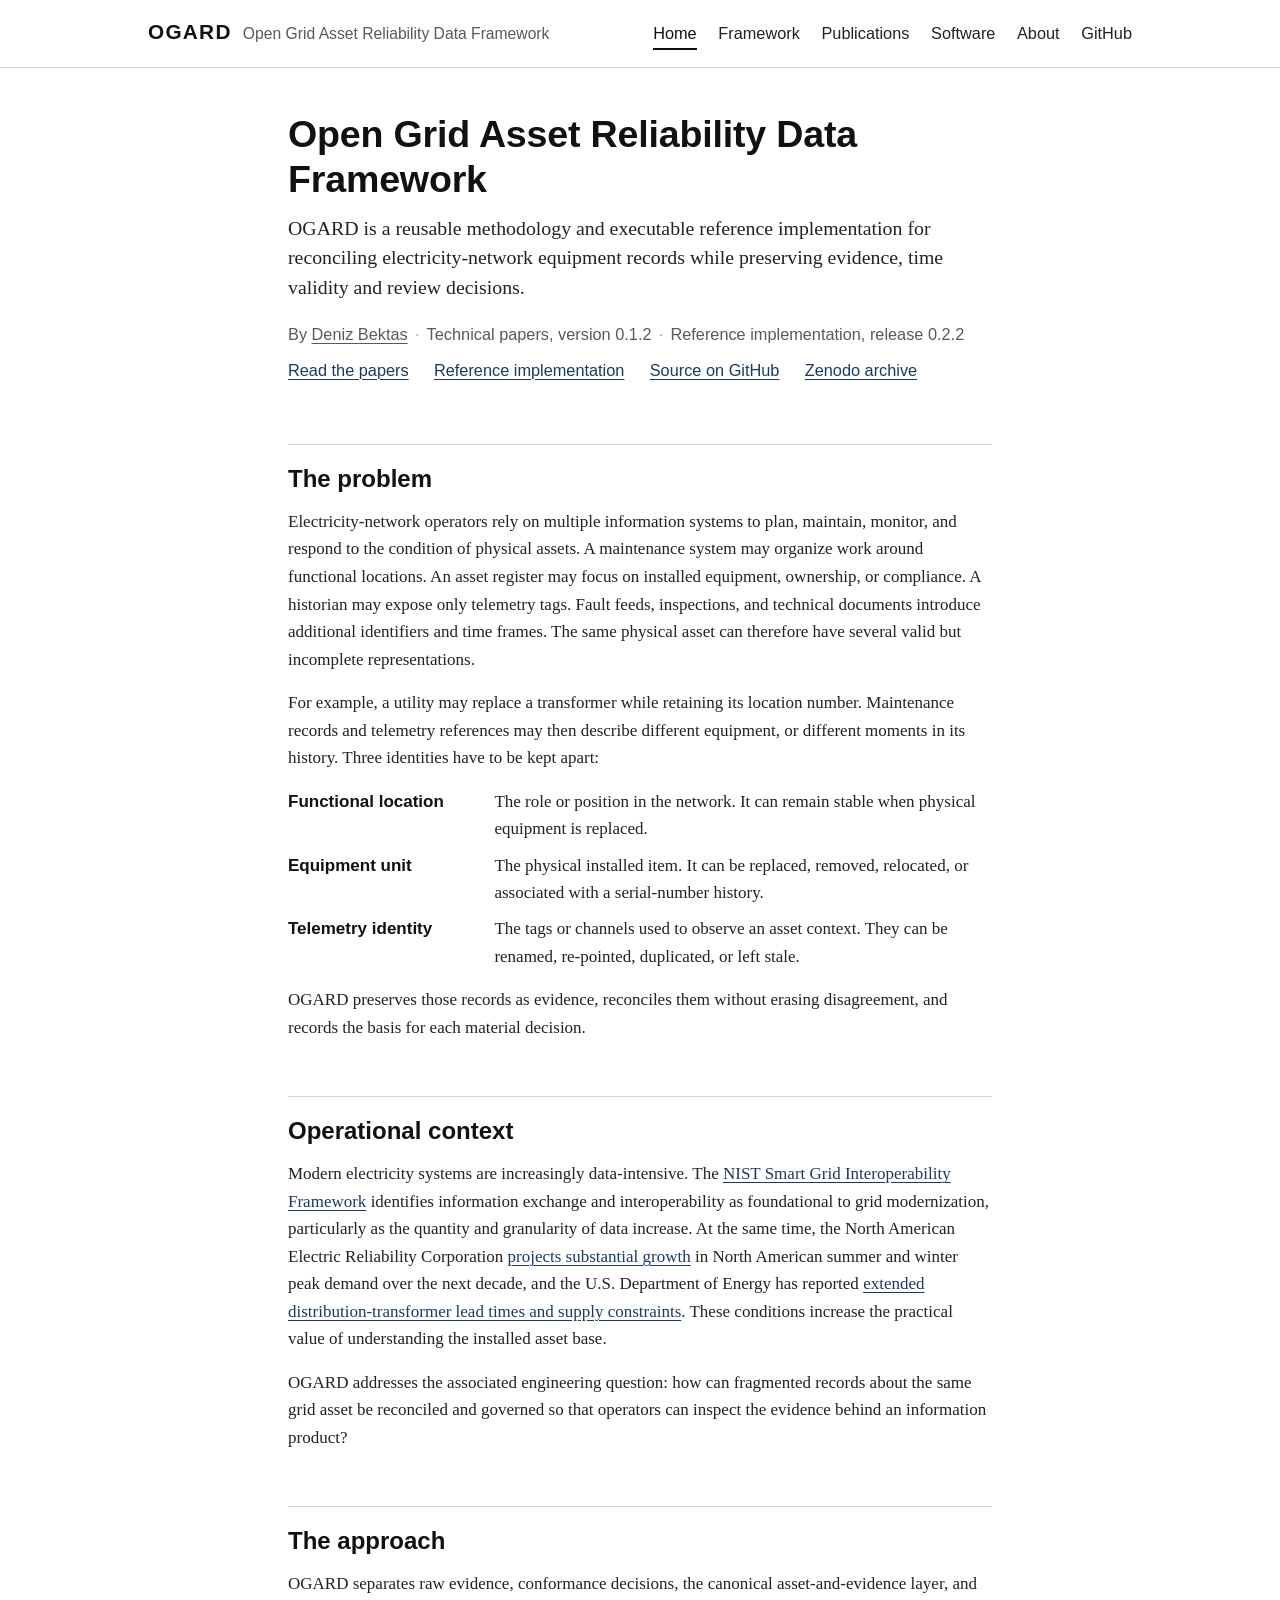
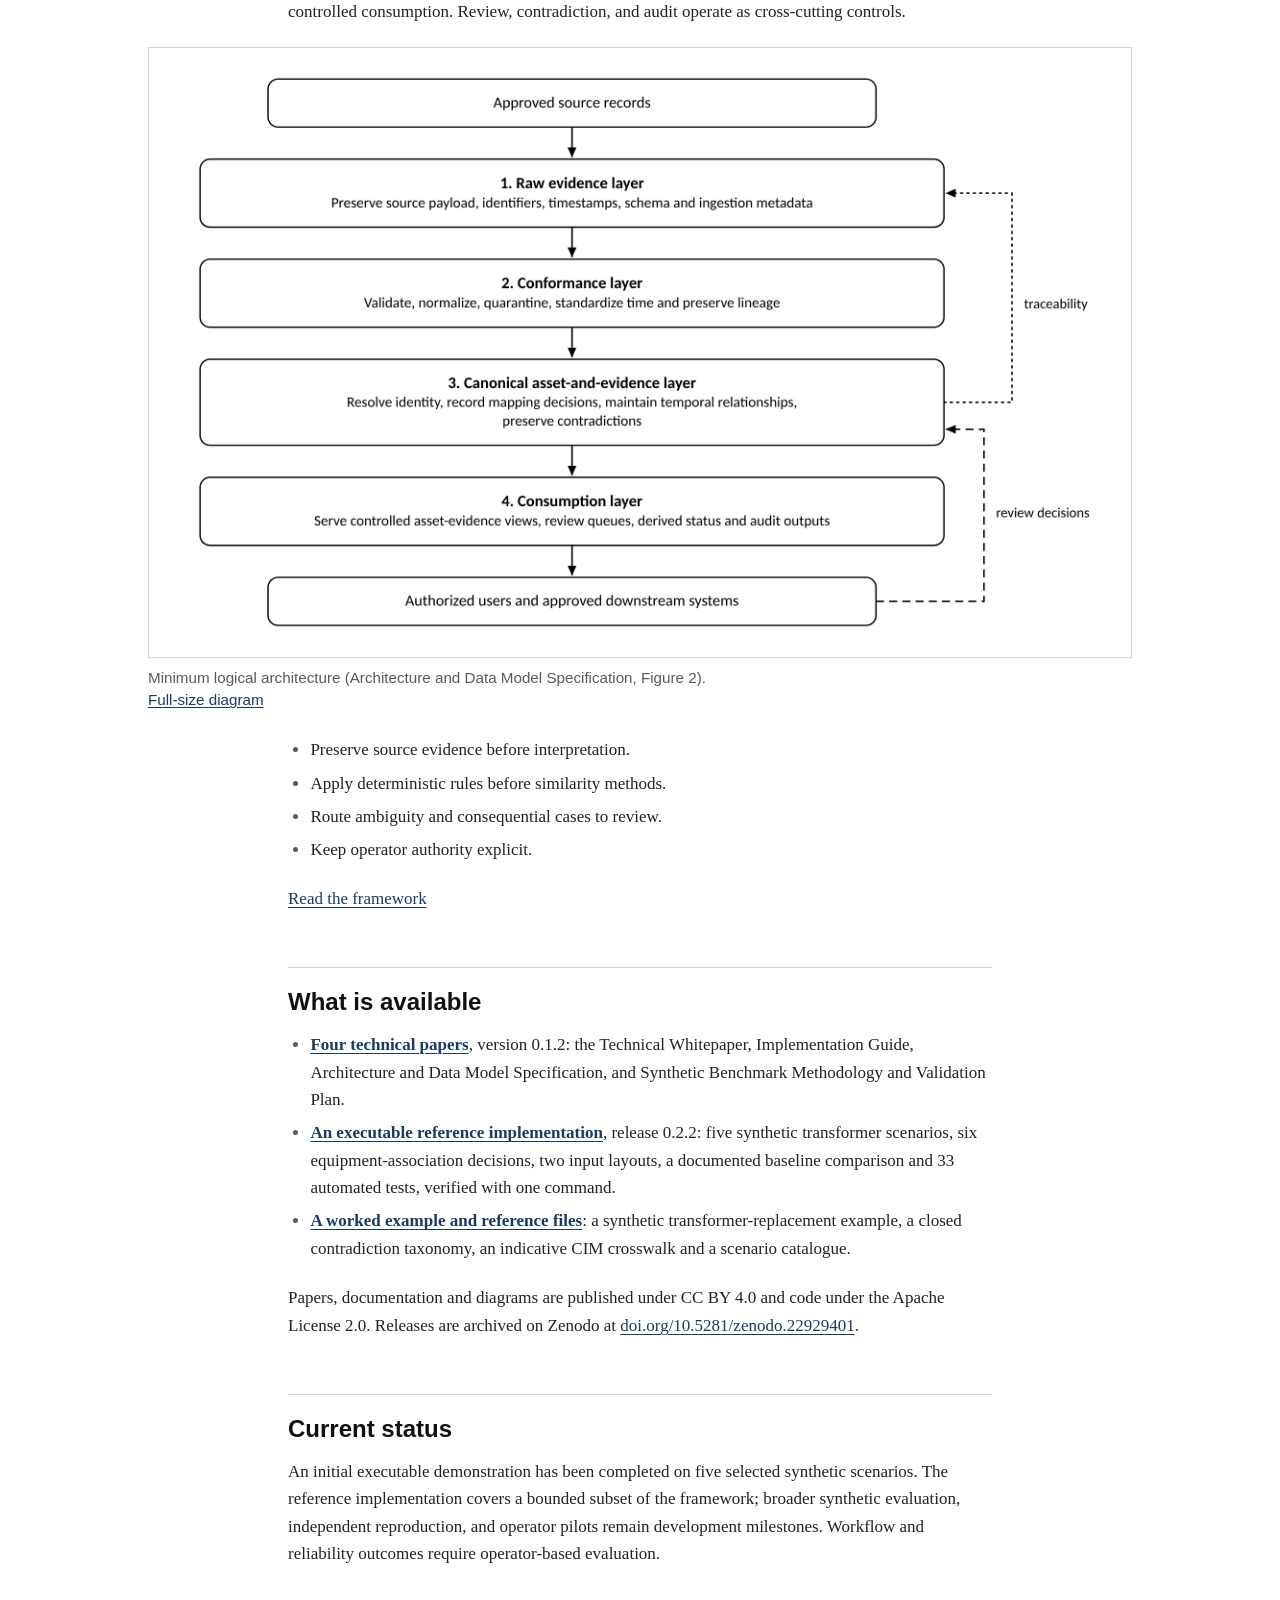
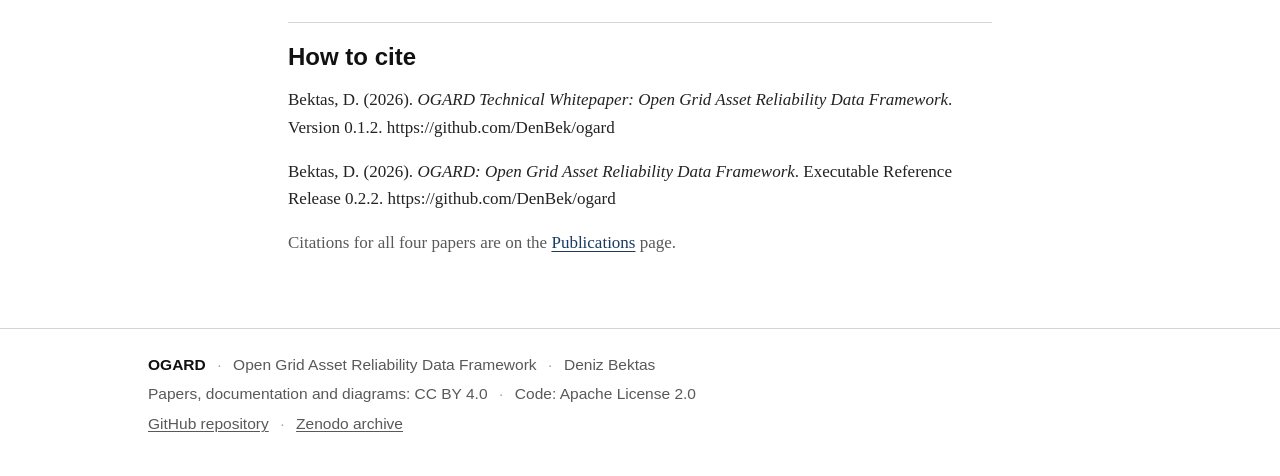
<file: index.html>
<!doctype html>
<html lang="en">
<head>
  <meta charset="utf-8">
  <meta name="viewport" content="width=device-width, initial-scale=1">
  <title>OGARD | Open Grid Asset Reliability Data Framework</title>
  <meta name="description" content="OGARD is a reusable methodology and executable reference implementation, developed and authored by Deniz Bektas, for reconciling electricity-network equipment records while preserving evidence, time validity and review decisions.">
  <meta name="author" content="Deniz Bektas">
  <meta name="theme-color" content="#ffffff">
  <link rel="canonical" href="https://denbek.github.io/ogard/">
  <meta property="og:type" content="website">
  <meta property="og:site_name" content="OGARD">
  <meta property="og:title" content="OGARD | Open Grid Asset Reliability Data Framework">
  <meta property="og:description" content="OGARD is a reusable methodology and executable reference implementation, developed and authored by Deniz Bektas, for reconciling electricity-network equipment records while preserving evidence, time validity and review decisions.">
  <meta property="og:url" content="https://denbek.github.io/ogard/">
  <meta property="og:image" content="https://denbek.github.io/ogard/assets/images/ogard-social-card.png">
  <meta name="twitter:card" content="summary_large_image">
  <link rel="icon" href="assets/images/favicon.svg" type="image/svg+xml">
  <link rel="manifest" href="site.webmanifest">
  <link rel="stylesheet" href="assets/css/styles.css">
</head>
<body>
<a class="skip-link" href="#main-content">Skip to main content</a>
<header class="site-header">
  <div class="inner">
    <a class="brand" href="index.html"><strong>OGARD</strong><span>Open Grid Asset Reliability Data Framework</span></a>
    <nav class="site-nav" aria-label="Primary">
      <a href="index.html" aria-current="page">Home</a>
      <a href="framework.html">Framework</a>
      <a href="publications.html">Publications</a>
      <a href="implementation.html">Software</a>
      <a href="about.html">About</a>
      <a href="https://github.com/DenBek/ogard">GitHub</a>
    </nav>
  </div>
</header>
<main id="main-content" class="page">

<div class="title-block">
  <h1>Open Grid Asset Reliability Data Framework</h1>
  <p class="lead">OGARD is a reusable methodology and executable reference implementation for reconciling electricity-network equipment records while preserving evidence, time validity and review decisions.</p>
  <p class="byline">By <a href="about.html">Deniz Bektas</a><span class="sep">·</span>Technical papers, version&nbsp;0.1.2<span class="sep">·</span>Reference implementation, release&nbsp;0.2.2</p>
  <p class="key-links"><a href="publications.html">Read the papers</a> <a href="implementation.html">Reference implementation</a> <a href="https://github.com/DenBek/ogard">Source on GitHub</a> <a href="https://doi.org/10.5281/zenodo.22929401">Zenodo archive</a></p>
</div>

<section aria-labelledby="problem">
  <h2 id="problem">The problem</h2>
  <p>Electricity-network operators rely on multiple information systems to plan, maintain, monitor, and respond to the condition of physical assets. A maintenance system may organize work around functional locations. An asset register may focus on installed equipment, ownership, or compliance. A historian may expose only telemetry tags. Fault feeds, inspections, and technical documents introduce additional identifiers and time frames. The same physical asset can therefore have several valid but incomplete representations.</p>
  <p>For example, a utility may replace a transformer while retaining its location number. Maintenance records and telemetry references may then describe different equipment, or different moments in its history. Three identities have to be kept apart:</p>
  <dl class="terms">
    <dt>Functional location</dt>
    <dd>The role or position in the network. It can remain stable when physical equipment is replaced.</dd>
    <dt>Equipment unit</dt>
    <dd>The physical installed item. It can be replaced, removed, relocated, or associated with a serial-number history.</dd>
    <dt>Telemetry identity</dt>
    <dd>The tags or channels used to observe an asset context. They can be renamed, re-pointed, duplicated, or left stale.</dd>
  </dl>
  <p>OGARD preserves those records as evidence, reconciles them without erasing disagreement, and records the basis for each material decision.</p>
</section>

<section aria-labelledby="context">
  <h2 id="context">Operational context</h2>
  <p>Modern electricity systems are increasingly data-intensive. The <a class="src" href="https://doi.org/10.6028/NIST.SP.1108r4">NIST Smart Grid Interoperability Framework</a> identifies information exchange and interoperability as foundational to grid modernization, particularly as the quantity and granularity of data increase. At the same time, the North American Electric Reliability Corporation <a class="src" href="https://www.nerc.com/globalassets/our-work/assessments/nerc_ltra_2025.pdf">projects substantial growth</a> in North American summer and winter peak demand over the next decade, and the U.S. Department of Energy has reported <a class="src" href="https://www.energy.gov/oe/distribution-transformers">extended distribution-transformer lead times and supply constraints</a>. These conditions increase the practical value of understanding the installed asset base.</p>
  <p>OGARD addresses the associated engineering question: how can fragmented records about the same grid asset be reconciled and governed so that operators can inspect the evidence behind an information product?</p>
</section>

<section aria-labelledby="approach">
  <h2 id="approach">The approach</h2>
  <p>OGARD separates raw evidence, conformance decisions, the canonical asset-and-evidence layer, and controlled consumption. Review, contradiction, and audit operate as cross-cutting controls.</p>
  <figure class="wide">
    <a href="diagrams/minimum-logical-architecture.png"><img src="diagrams/minimum-logical-architecture.png" width="2046" height="1268" alt="OGARD minimum logical architecture: approved source records flow through the raw evidence, conformance, canonical asset-and-evidence and consumption layers to authorized users, with traceability and review decisions linking back to earlier layers."></a>
    <figcaption>Minimum logical architecture (Architecture and Data Model Specification, Figure 2). <a href="diagrams/minimum-logical-architecture.png">Full-size diagram</a></figcaption>
  </figure>
  <ul>
    <li>Preserve source evidence before interpretation.</li>
    <li>Apply deterministic rules before similarity methods.</li>
    <li>Route ambiguity and consequential cases to review.</li>
    <li>Keep operator authority explicit.</li>
  </ul>
  <p><a href="framework.html">Read the framework</a></p>
</section>

<section aria-labelledby="available">
  <h2 id="available">What is available</h2>
  <ul>
    <li><strong><a href="publications.html">Four technical papers</a></strong>, version 0.1.2: the Technical Whitepaper, Implementation Guide, Architecture and Data Model Specification, and Synthetic Benchmark Methodology and Validation Plan.</li>
    <li><strong><a href="implementation.html">An executable reference implementation</a></strong>, release 0.2.2: five synthetic transformer scenarios, six equipment-association decisions, two input layouts, a documented baseline comparison and 33 automated tests, verified with one command.</li>
    <li><strong><a href="framework.html#worked-example">A worked example and reference files</a></strong>: a synthetic transformer-replacement example, a closed contradiction taxonomy, an indicative CIM crosswalk and a scenario catalogue.</li>
  </ul>
  <p>Papers, documentation and diagrams are published under CC BY 4.0 and code under the Apache License 2.0. Releases are archived on Zenodo at <a href="https://doi.org/10.5281/zenodo.22929401">doi.org/10.5281/zenodo.22929401</a>.</p>
</section>

<section aria-labelledby="status">
  <h2 id="status">Current status</h2>
  <p>An initial executable demonstration has been completed on five selected synthetic scenarios. The reference implementation covers a bounded subset of the framework; broader synthetic evaluation, independent reproduction, and operator pilots remain development milestones. Workflow and reliability outcomes require operator-based evaluation.</p>
</section>

<section aria-labelledby="cite">
  <h2 id="cite">How to cite</h2>
  <p>Bektas, D. (2026). <em>OGARD Technical Whitepaper: Open Grid Asset Reliability Data Framework</em>. Version 0.1.2. https://github.com/DenBek/ogard</p>
  <p>Bektas, D. (2026). <em>OGARD: Open Grid Asset Reliability Data Framework</em>. Executable Reference Release 0.2.2. https://github.com/DenBek/ogard</p>
  <p class="muted">Citations for all four papers are on the <a href="publications.html">Publications</a> page.</p>
</section>
</main>
<footer class="site-footer">
  <div class="inner">
    <p><strong>OGARD</strong> <span class="sep">·</span> Open Grid Asset Reliability Data Framework <span class="sep">·</span> Deniz Bektas</p>
    <p>Papers, documentation and diagrams: CC BY 4.0 <span class="sep">·</span> Code: Apache License 2.0</p>
    <p><a href="https://github.com/DenBek/ogard">GitHub repository</a> <span class="sep">·</span> <a href="https://doi.org/10.5281/zenodo.22929401">Zenodo archive</a></p>
  </div>
</footer>
</body>
</html>
</file>
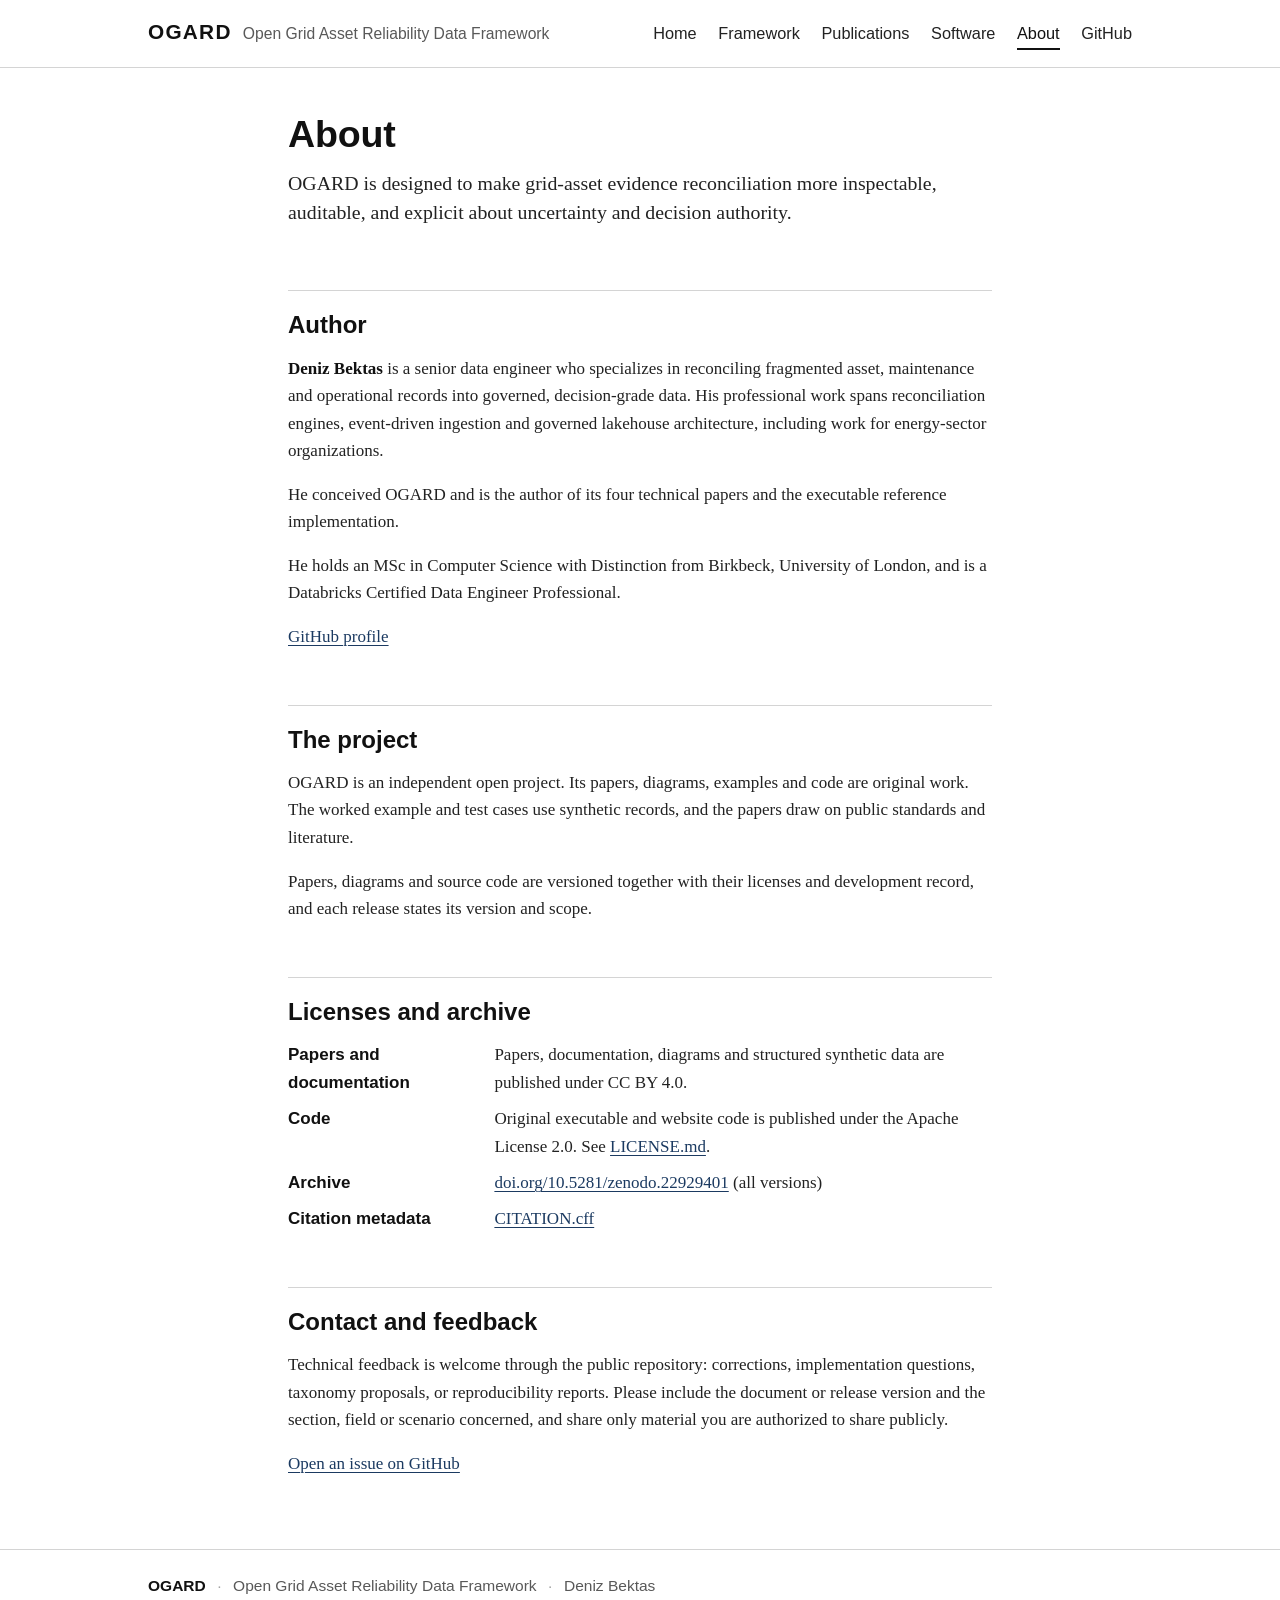
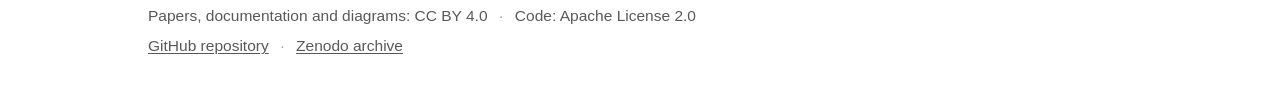
<file: about.html>
<!doctype html>
<html lang="en">
<head>
  <meta charset="utf-8">
  <meta name="viewport" content="width=device-width, initial-scale=1">
  <title>About | OGARD</title>
  <meta name="description" content="About OGARD and its author, Deniz Bektas: background, licenses, archive identifiers and contact for technical feedback.">
  <meta name="author" content="Deniz Bektas">
  <meta name="theme-color" content="#ffffff">
  <link rel="canonical" href="https://denbek.github.io/ogard/about.html">
  <meta property="og:type" content="website">
  <meta property="og:site_name" content="OGARD">
  <meta property="og:title" content="About | OGARD">
  <meta property="og:description" content="About OGARD and its author, Deniz Bektas: background, licenses, archive identifiers and contact for technical feedback.">
  <meta property="og:url" content="https://denbek.github.io/ogard/about.html">
  <meta property="og:image" content="https://denbek.github.io/ogard/assets/images/ogard-social-card.png">
  <meta name="twitter:card" content="summary_large_image">
  <link rel="icon" href="assets/images/favicon.svg" type="image/svg+xml">
  <link rel="manifest" href="site.webmanifest">
  <link rel="stylesheet" href="assets/css/styles.css">
</head>
<body>
<a class="skip-link" href="#main-content">Skip to main content</a>
<header class="site-header">
  <div class="inner">
    <a class="brand" href="index.html"><strong>OGARD</strong><span>Open Grid Asset Reliability Data Framework</span></a>
    <nav class="site-nav" aria-label="Primary">
      <a href="index.html">Home</a>
      <a href="framework.html">Framework</a>
      <a href="publications.html">Publications</a>
      <a href="implementation.html">Software</a>
      <a href="about.html" aria-current="page">About</a>
      <a href="https://github.com/DenBek/ogard">GitHub</a>
    </nav>
  </div>
</header>
<main id="main-content" class="page">

<div class="title-block">
  <h1>About</h1>
  <p class="lead">OGARD is designed to make grid-asset evidence reconciliation more inspectable, auditable, and explicit about uncertainty and decision authority.</p>
</div>

<section aria-labelledby="author">
  <h2 id="author">Author</h2>
  <p><strong>Deniz Bektas</strong> is a senior data engineer who specializes in reconciling fragmented asset, maintenance and operational records into governed, decision-grade data. His professional work spans reconciliation engines, event-driven ingestion and governed lakehouse architecture, including work for energy-sector organizations.</p>
  <p>He conceived OGARD and is the author of its four technical papers and the executable reference implementation.</p>
  <p>He holds an MSc in Computer Science with Distinction from Birkbeck, University of London, and is a Databricks Certified Data Engineer Professional.</p>
  <p><a href="https://github.com/DenBek">GitHub profile</a></p>
</section>

<section aria-labelledby="project">
  <h2 id="project">The project</h2>
  <p>OGARD is an independent open project. Its papers, diagrams, examples and code are original work. The worked example and test cases use synthetic records, and the papers draw on public standards and literature.</p>
  <p>Papers, diagrams and source code are versioned together with their licenses and development record, and each release states its version and scope.</p>
</section>

<section aria-labelledby="licenses">
  <h2 id="licenses">Licenses and archive</h2>
  <dl class="terms">
    <dt>Papers and documentation</dt>
    <dd>Papers, documentation, diagrams and structured synthetic data are published under CC BY 4.0.</dd>
    <dt>Code</dt>
    <dd>Original executable and website code is published under the Apache License 2.0. See <a href="https://github.com/DenBek/ogard/blob/main/LICENSE.md">LICENSE.md</a>.</dd>
    <dt>Archive</dt>
    <dd><a href="https://doi.org/10.5281/zenodo.22929401">doi.org/10.5281/zenodo.22929401</a> (all versions)</dd>
    <dt>Citation metadata</dt>
    <dd><a href="CITATION.cff">CITATION.cff</a></dd>
  </dl>
</section>

<section aria-labelledby="contact">
  <h2 id="contact">Contact and feedback</h2>
  <p>Technical feedback is welcome through the public repository: corrections, implementation questions, taxonomy proposals, or reproducibility reports. Please include the document or release version and the section, field or scenario concerned, and share only material you are authorized to share publicly.</p>
  <p><a href="https://github.com/DenBek/ogard/issues">Open an issue on GitHub</a></p>
</section>
</main>
<footer class="site-footer">
  <div class="inner">
    <p><strong>OGARD</strong> <span class="sep">·</span> Open Grid Asset Reliability Data Framework <span class="sep">·</span> Deniz Bektas</p>
    <p>Papers, documentation and diagrams: CC BY 4.0 <span class="sep">·</span> Code: Apache License 2.0</p>
    <p><a href="https://github.com/DenBek/ogard">GitHub repository</a> <span class="sep">·</span> <a href="https://doi.org/10.5281/zenodo.22929401">Zenodo archive</a></p>
  </div>
</footer>
</body>
</html>
</file>
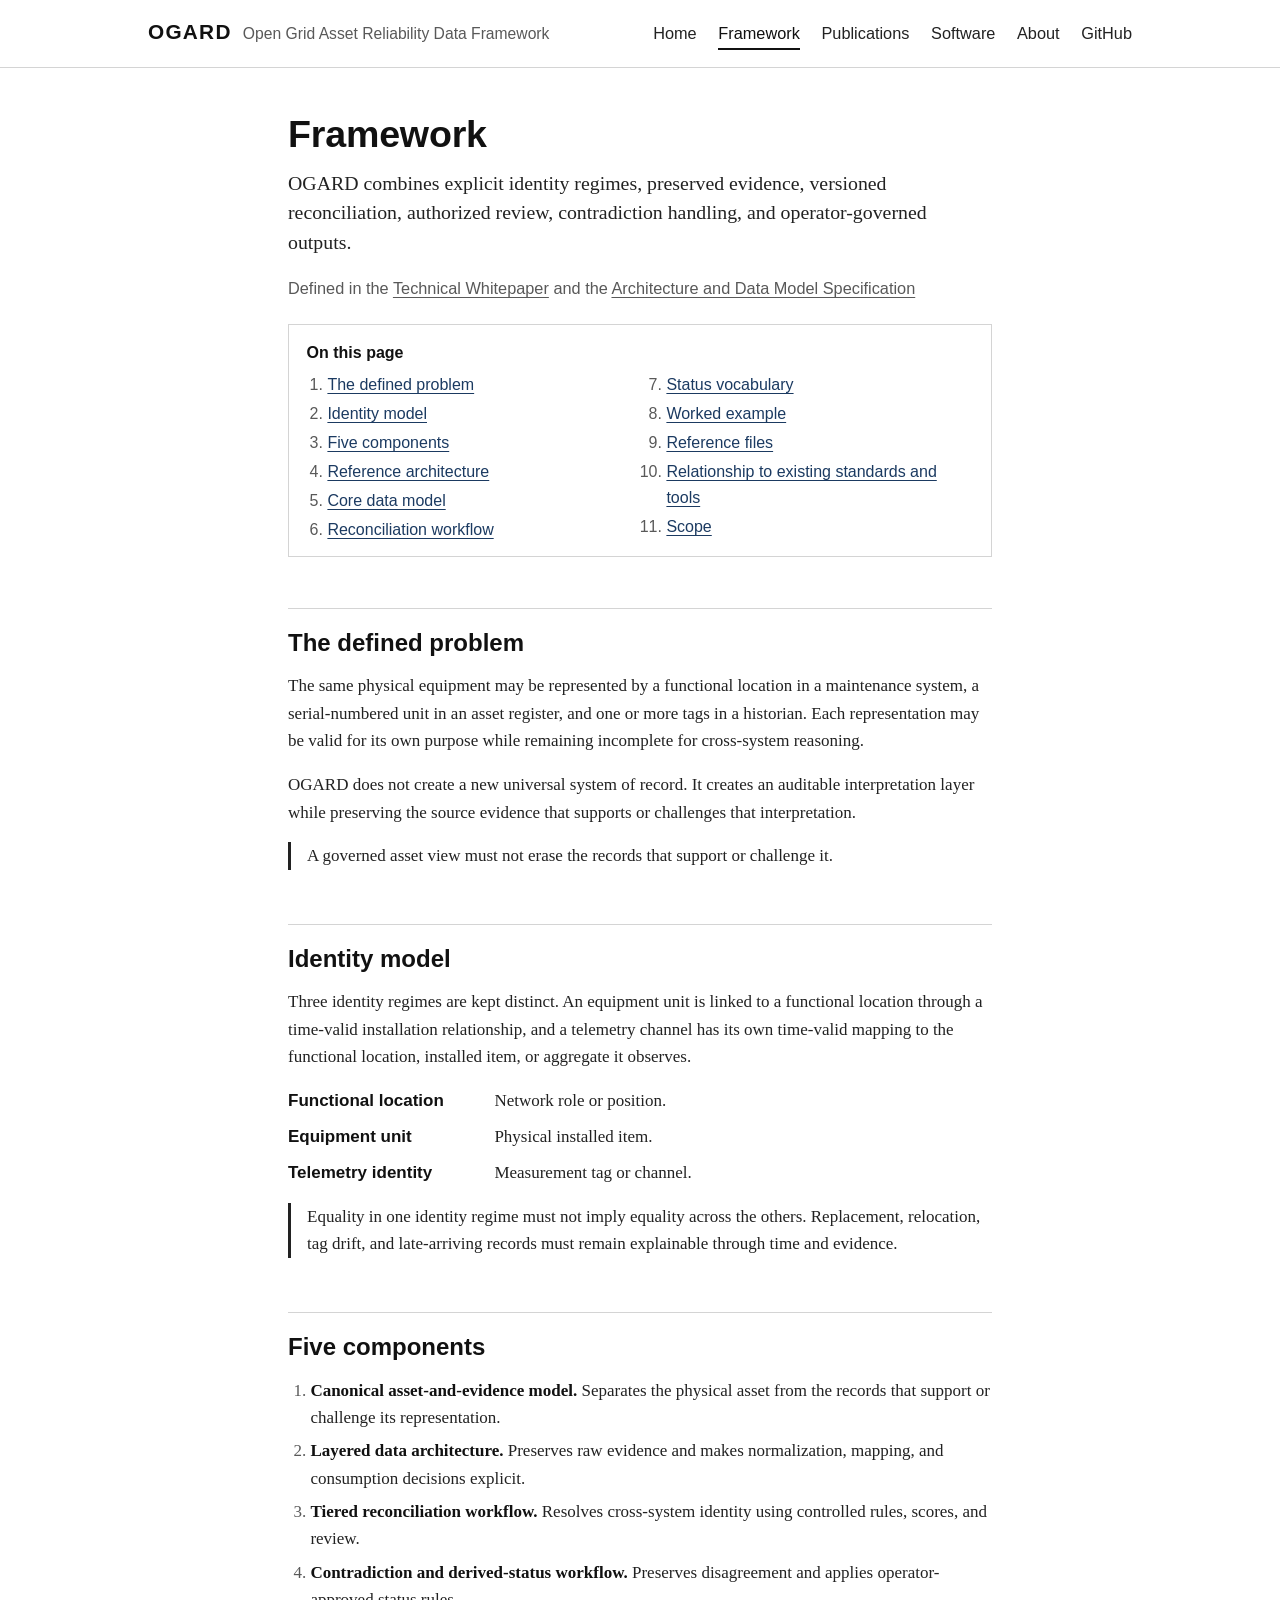
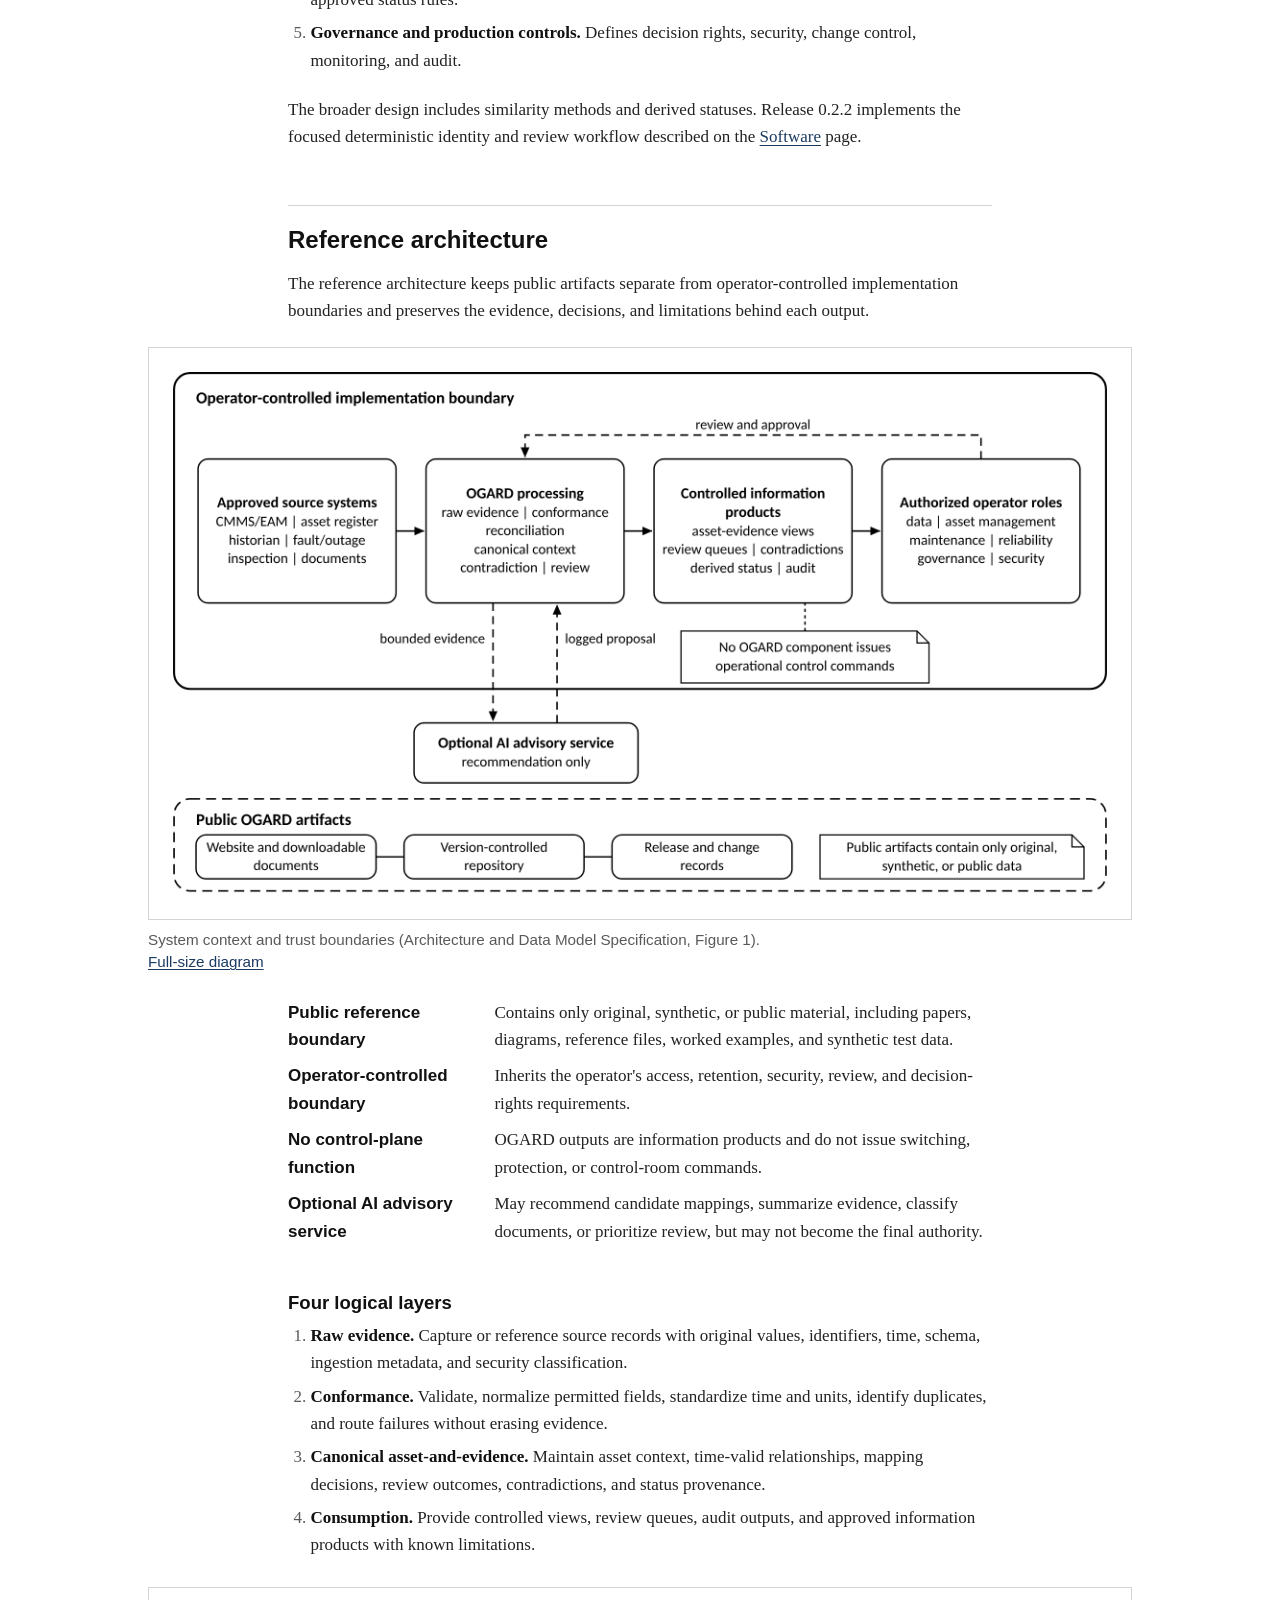
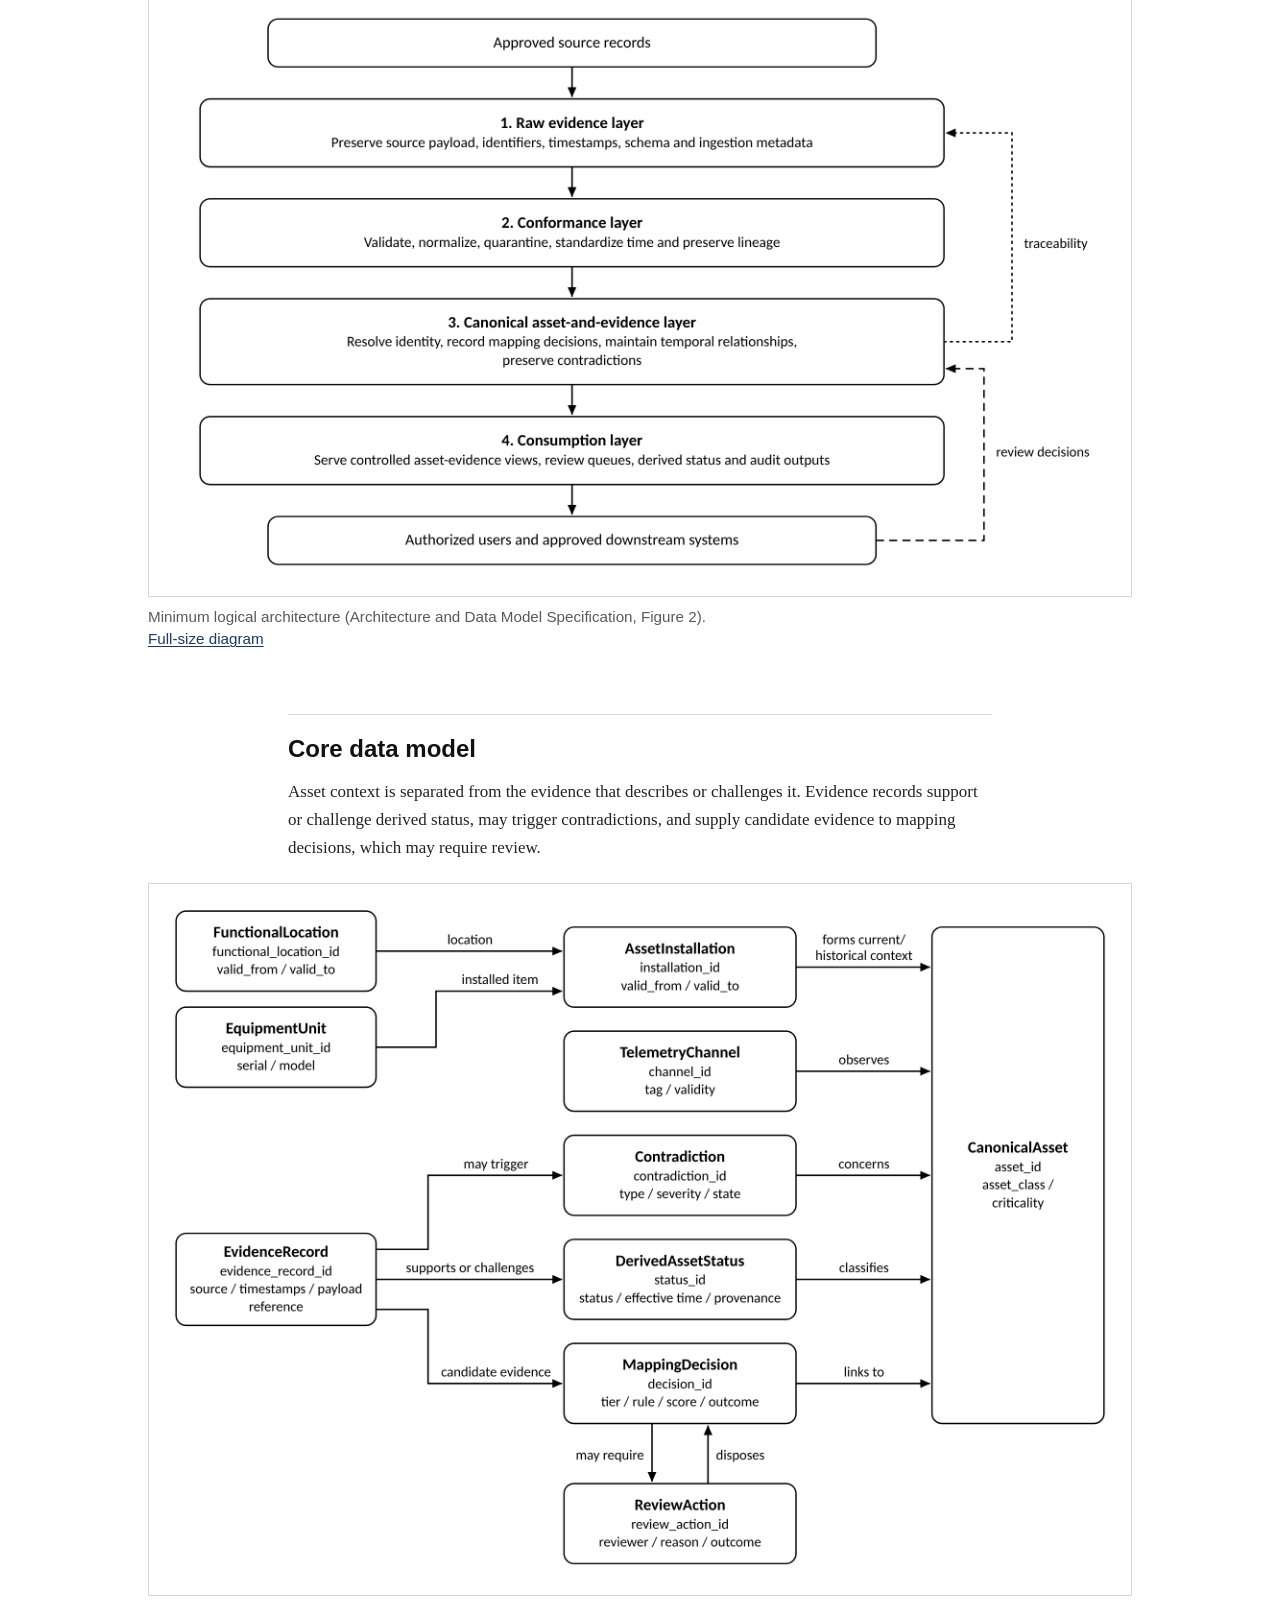
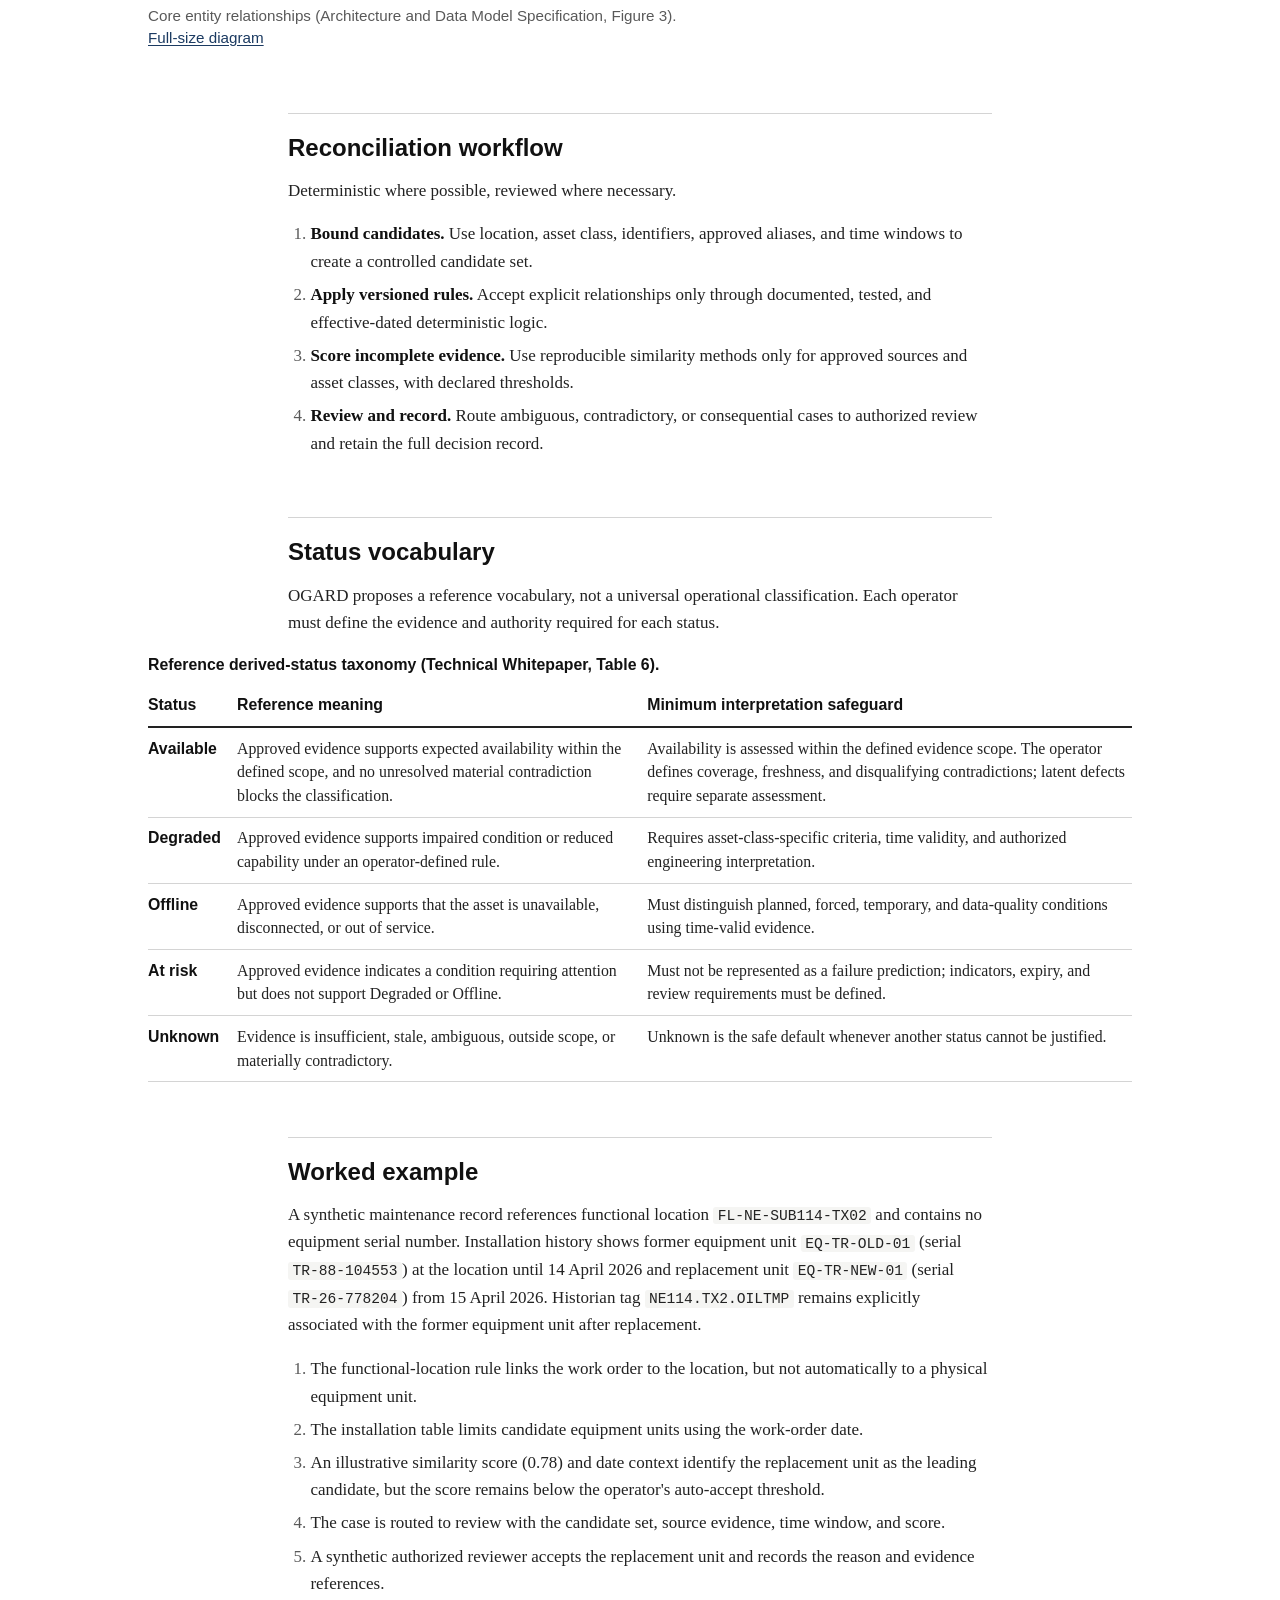
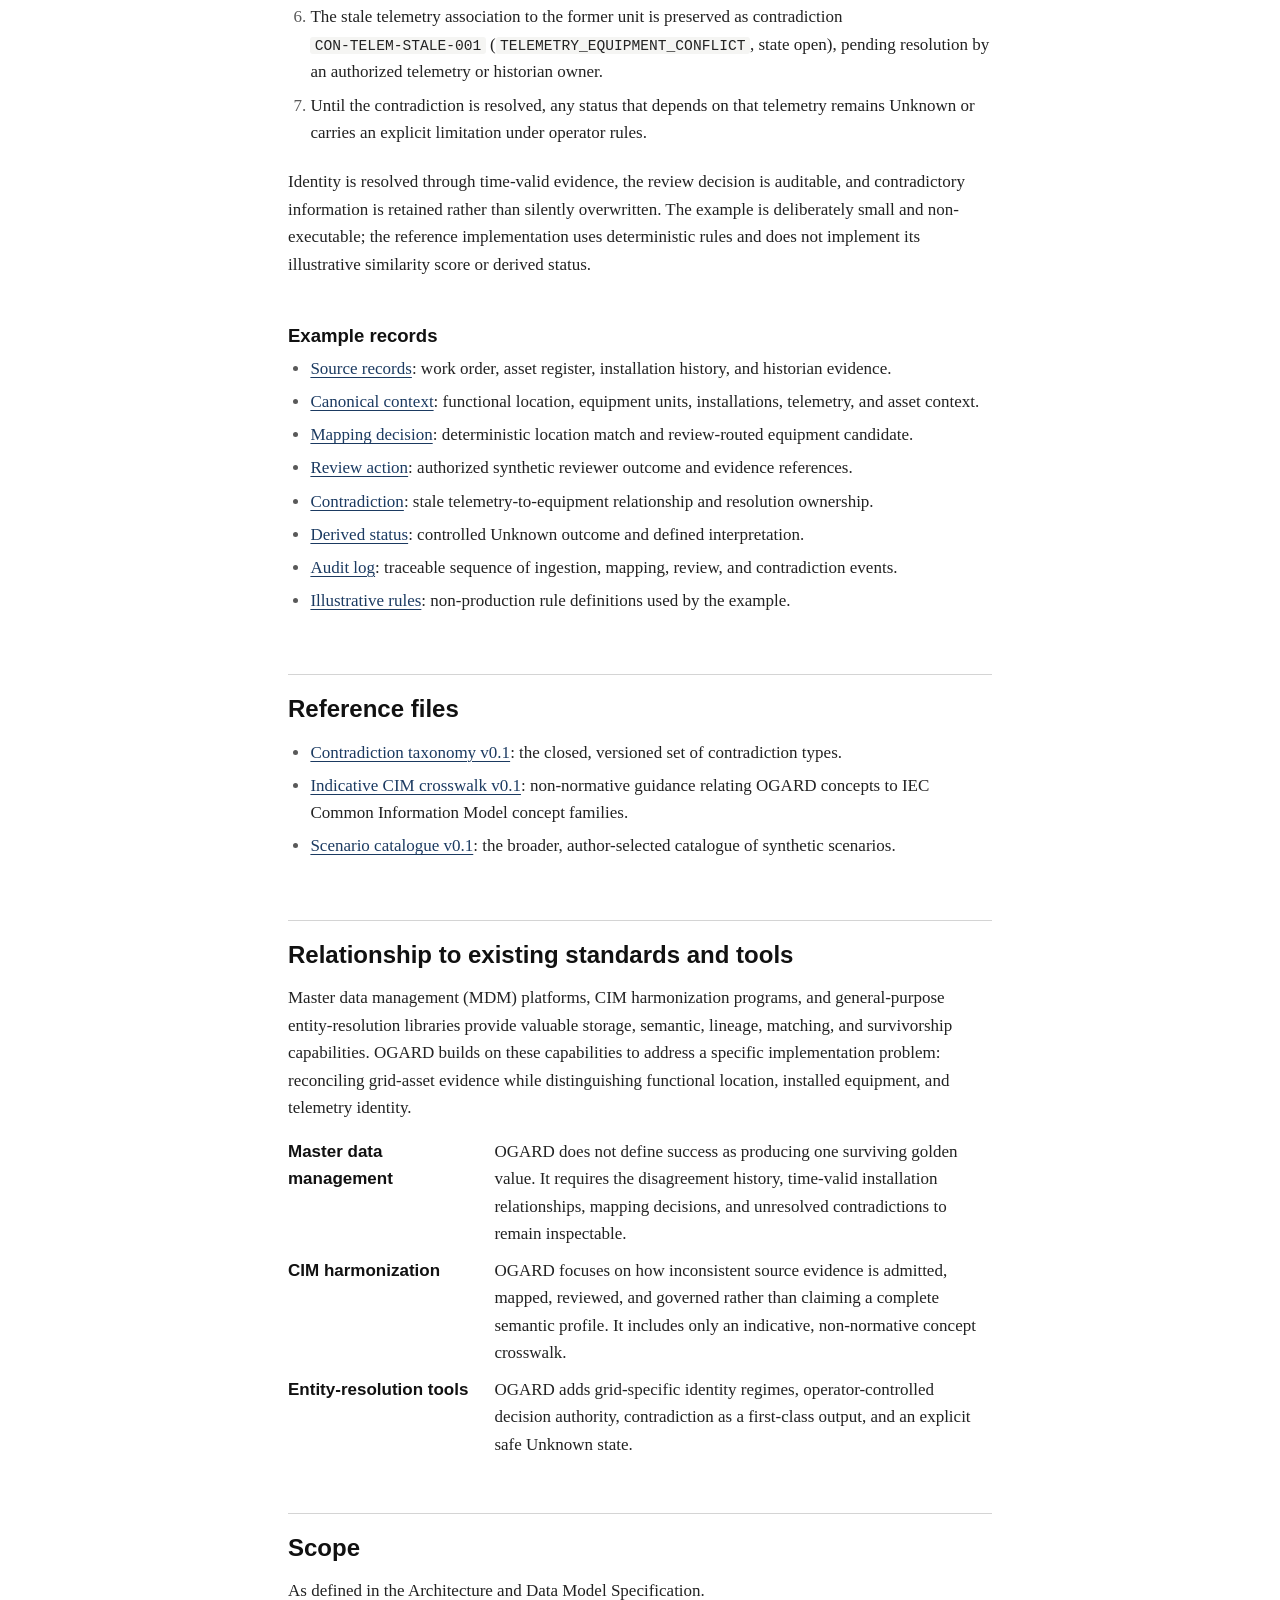
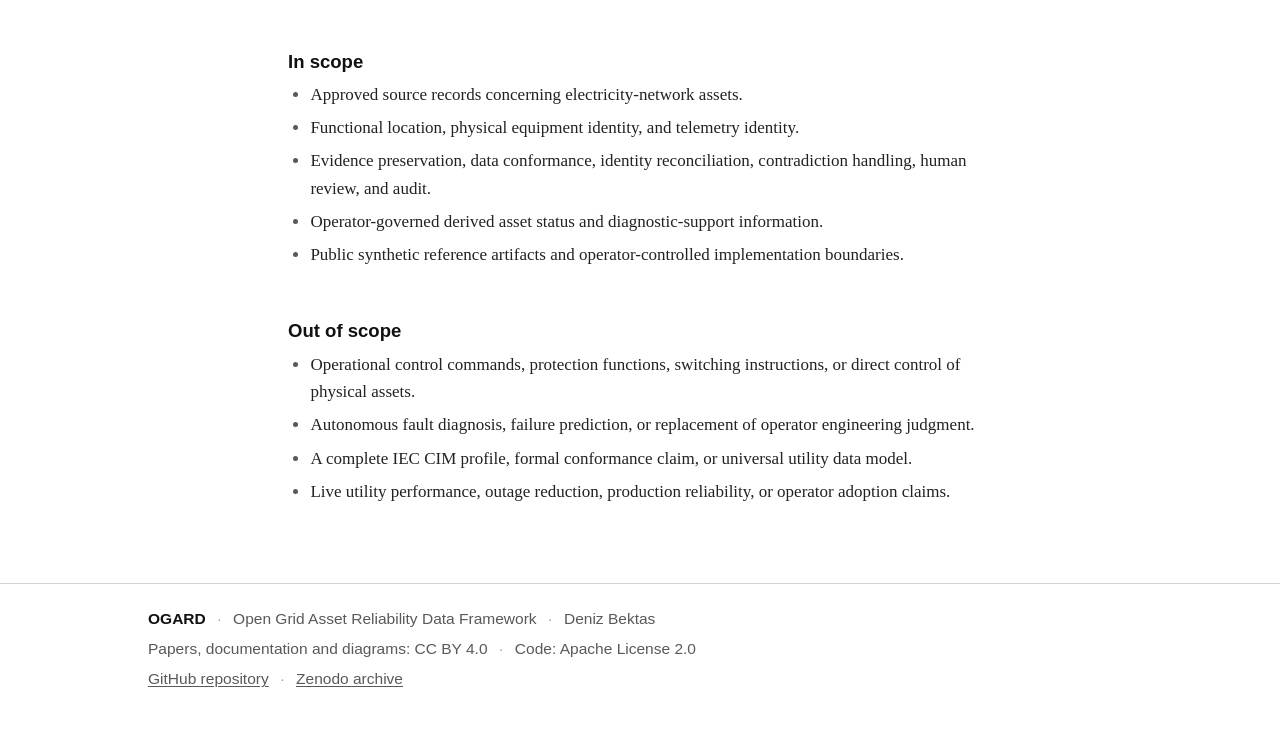
<file: architecture.html>
<!doctype html>
<html lang="en">
<head>
  <meta charset="utf-8">
  <meta name="viewport" content="width=device-width, initial-scale=1">
  <title>Architecture | OGARD</title>
  <meta name="robots" content="noindex">
  <link rel="canonical" href="https://denbek.github.io/ogard/framework.html#architecture">
  <meta http-equiv="refresh" content="0; url=framework.html#architecture">
  <link rel="icon" href="assets/images/favicon.svg" type="image/svg+xml">
  <link rel="stylesheet" href="assets/css/styles.css">
</head>
<body>
<main id="main-content" class="page">
<p>The reference architecture is now part of the <a href="framework.html#architecture">Framework</a> page.</p>
</main>
</body>
</html>
</file>
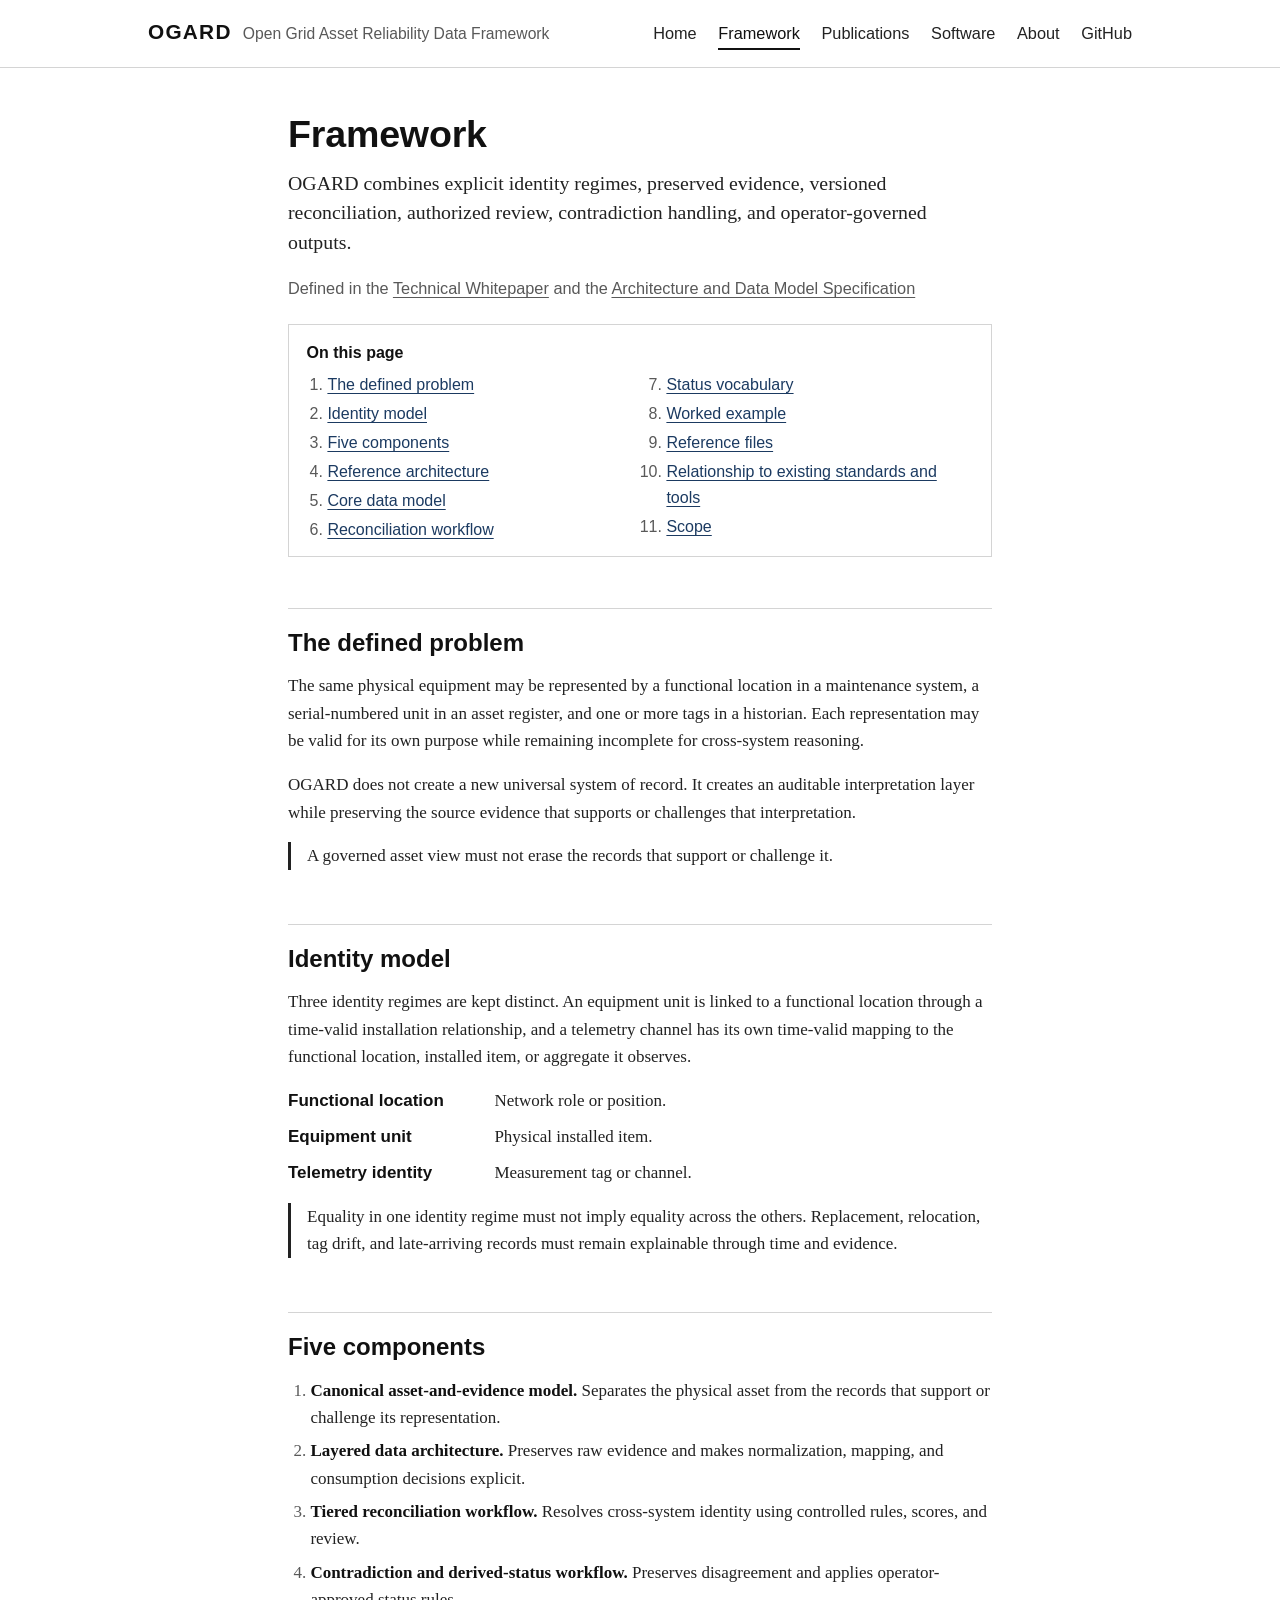
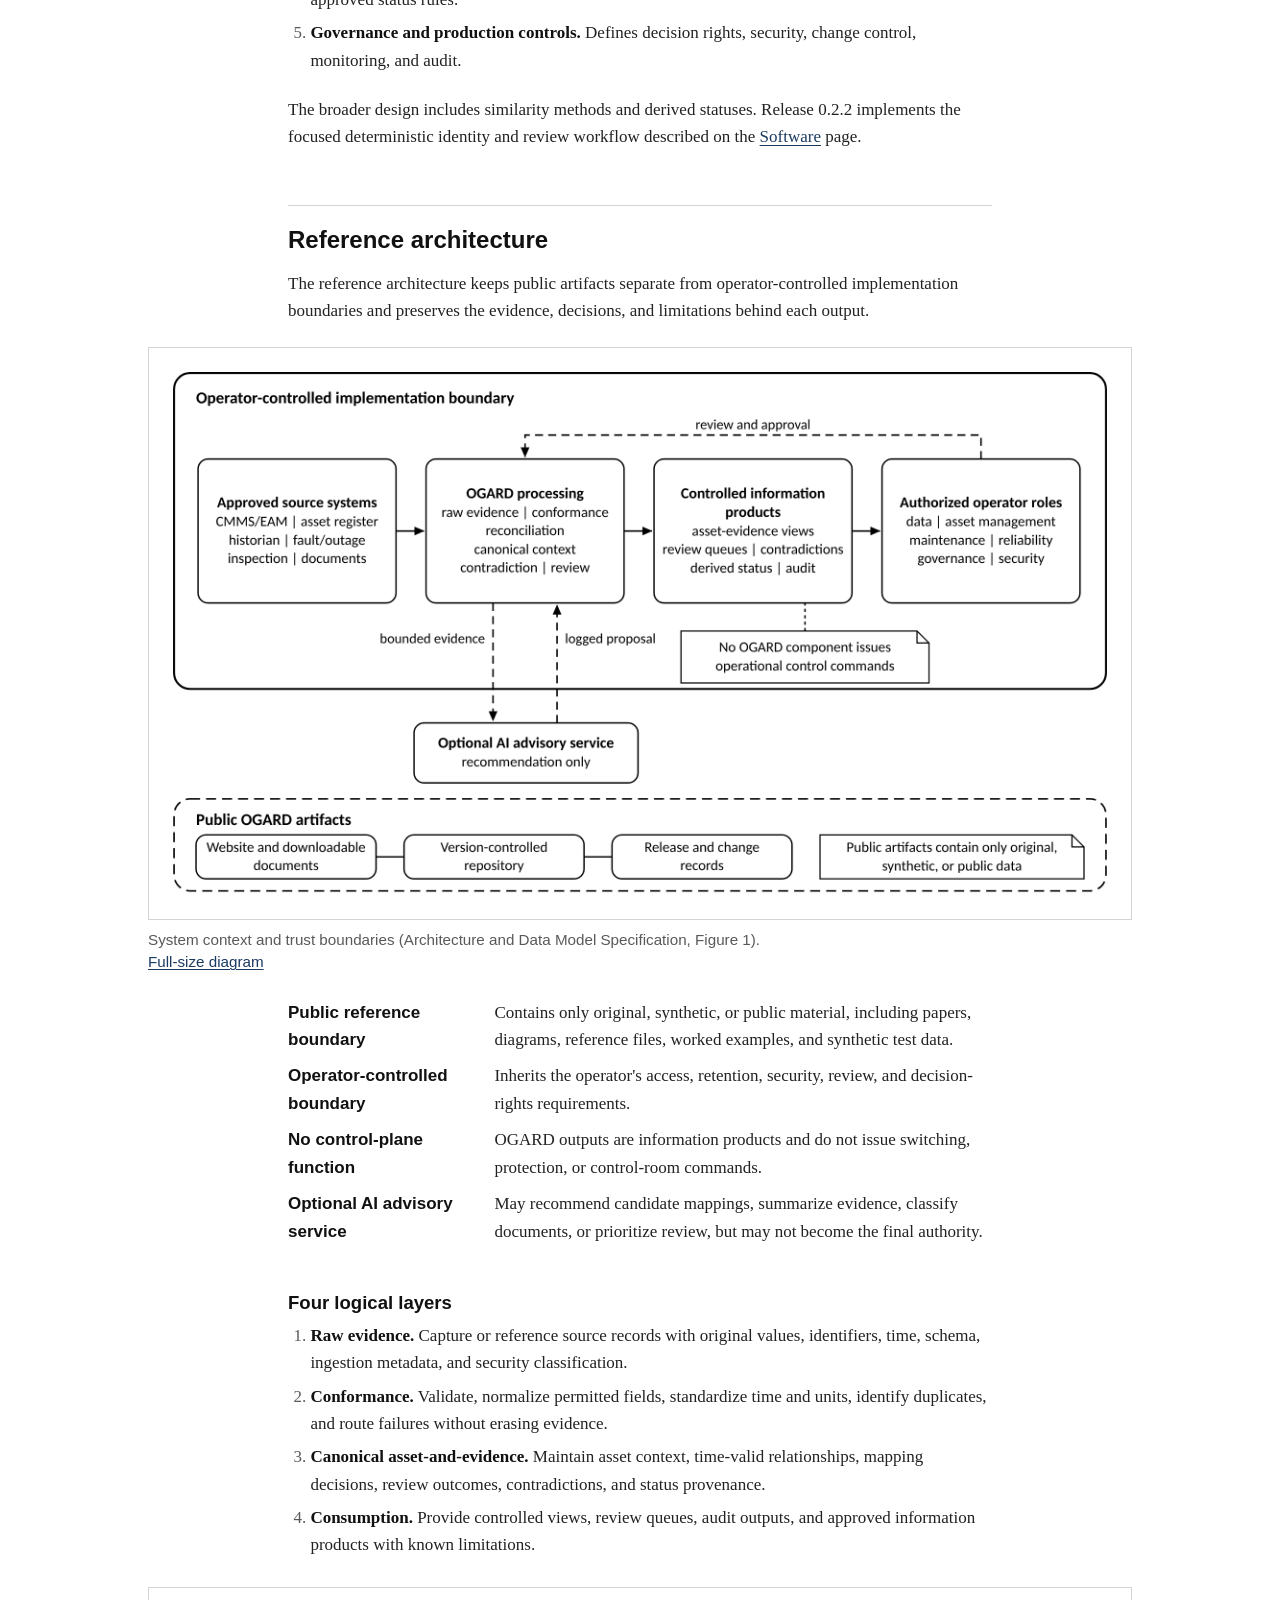
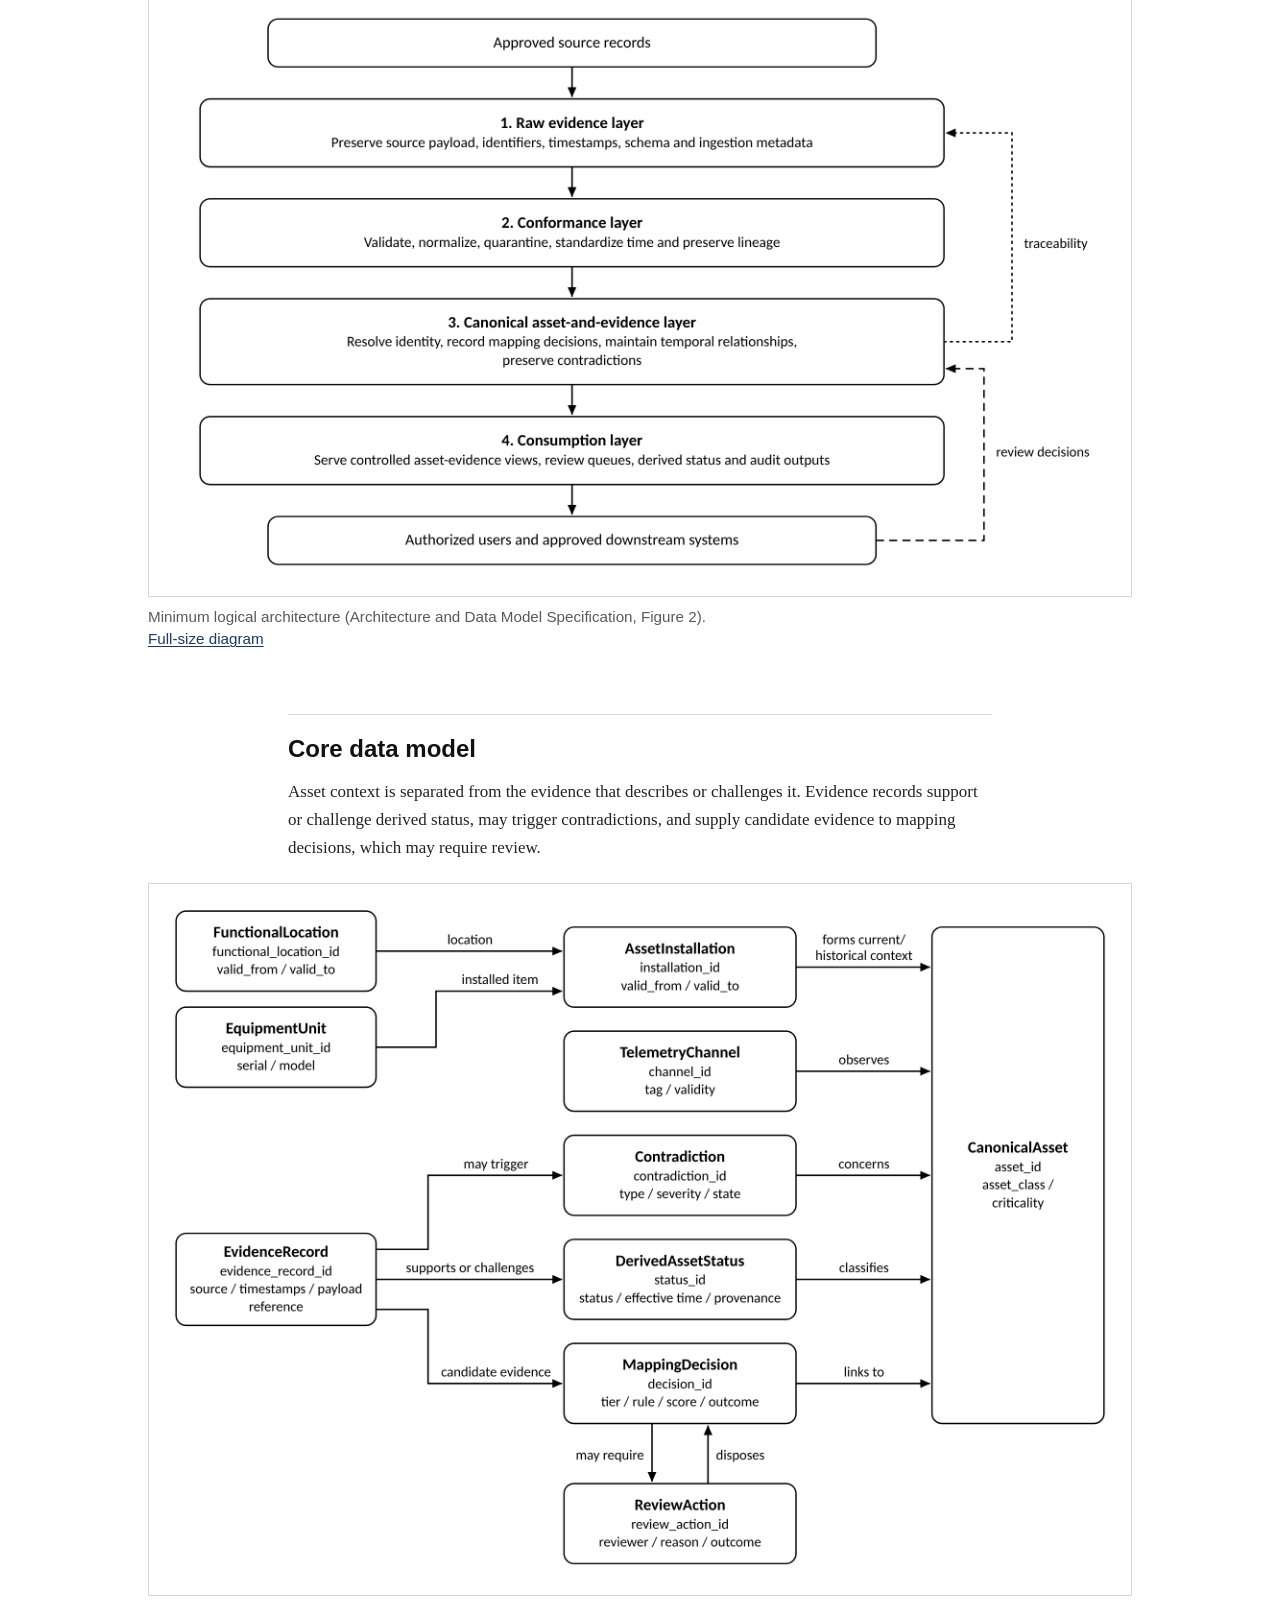
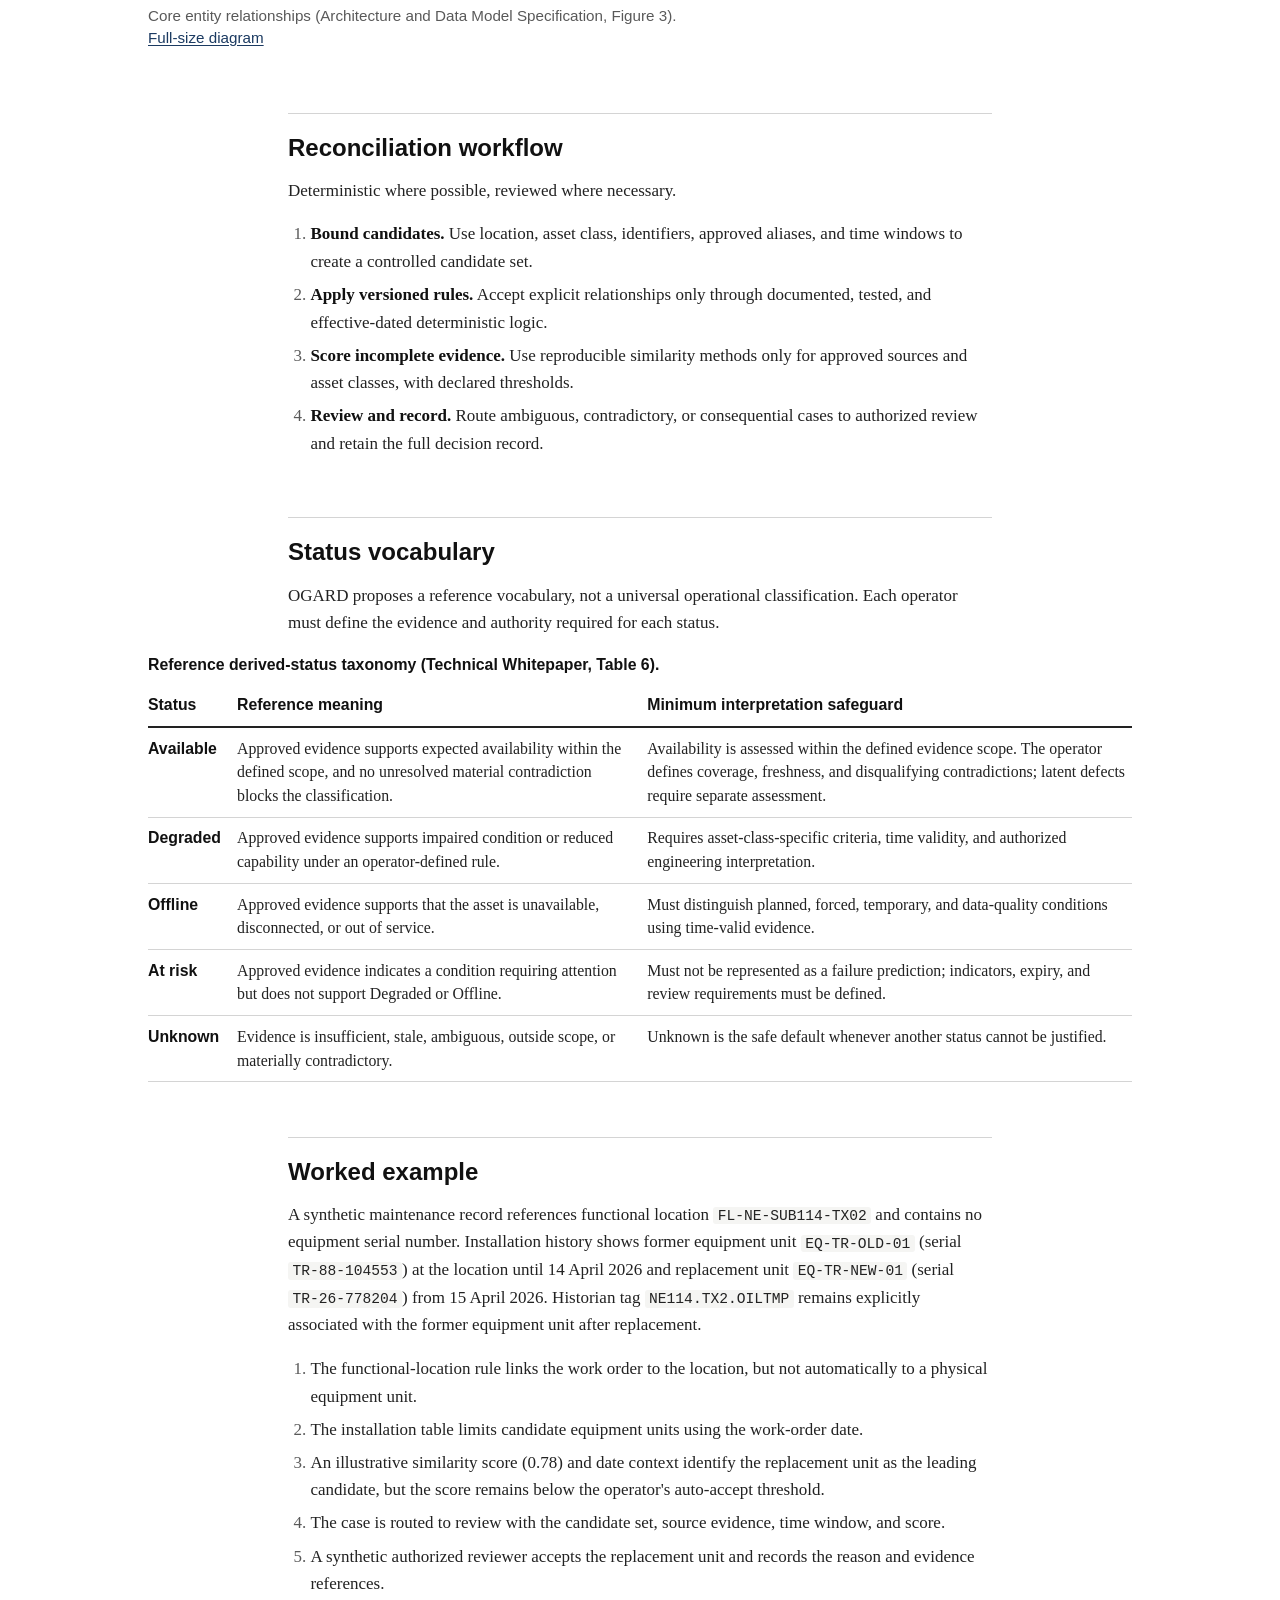
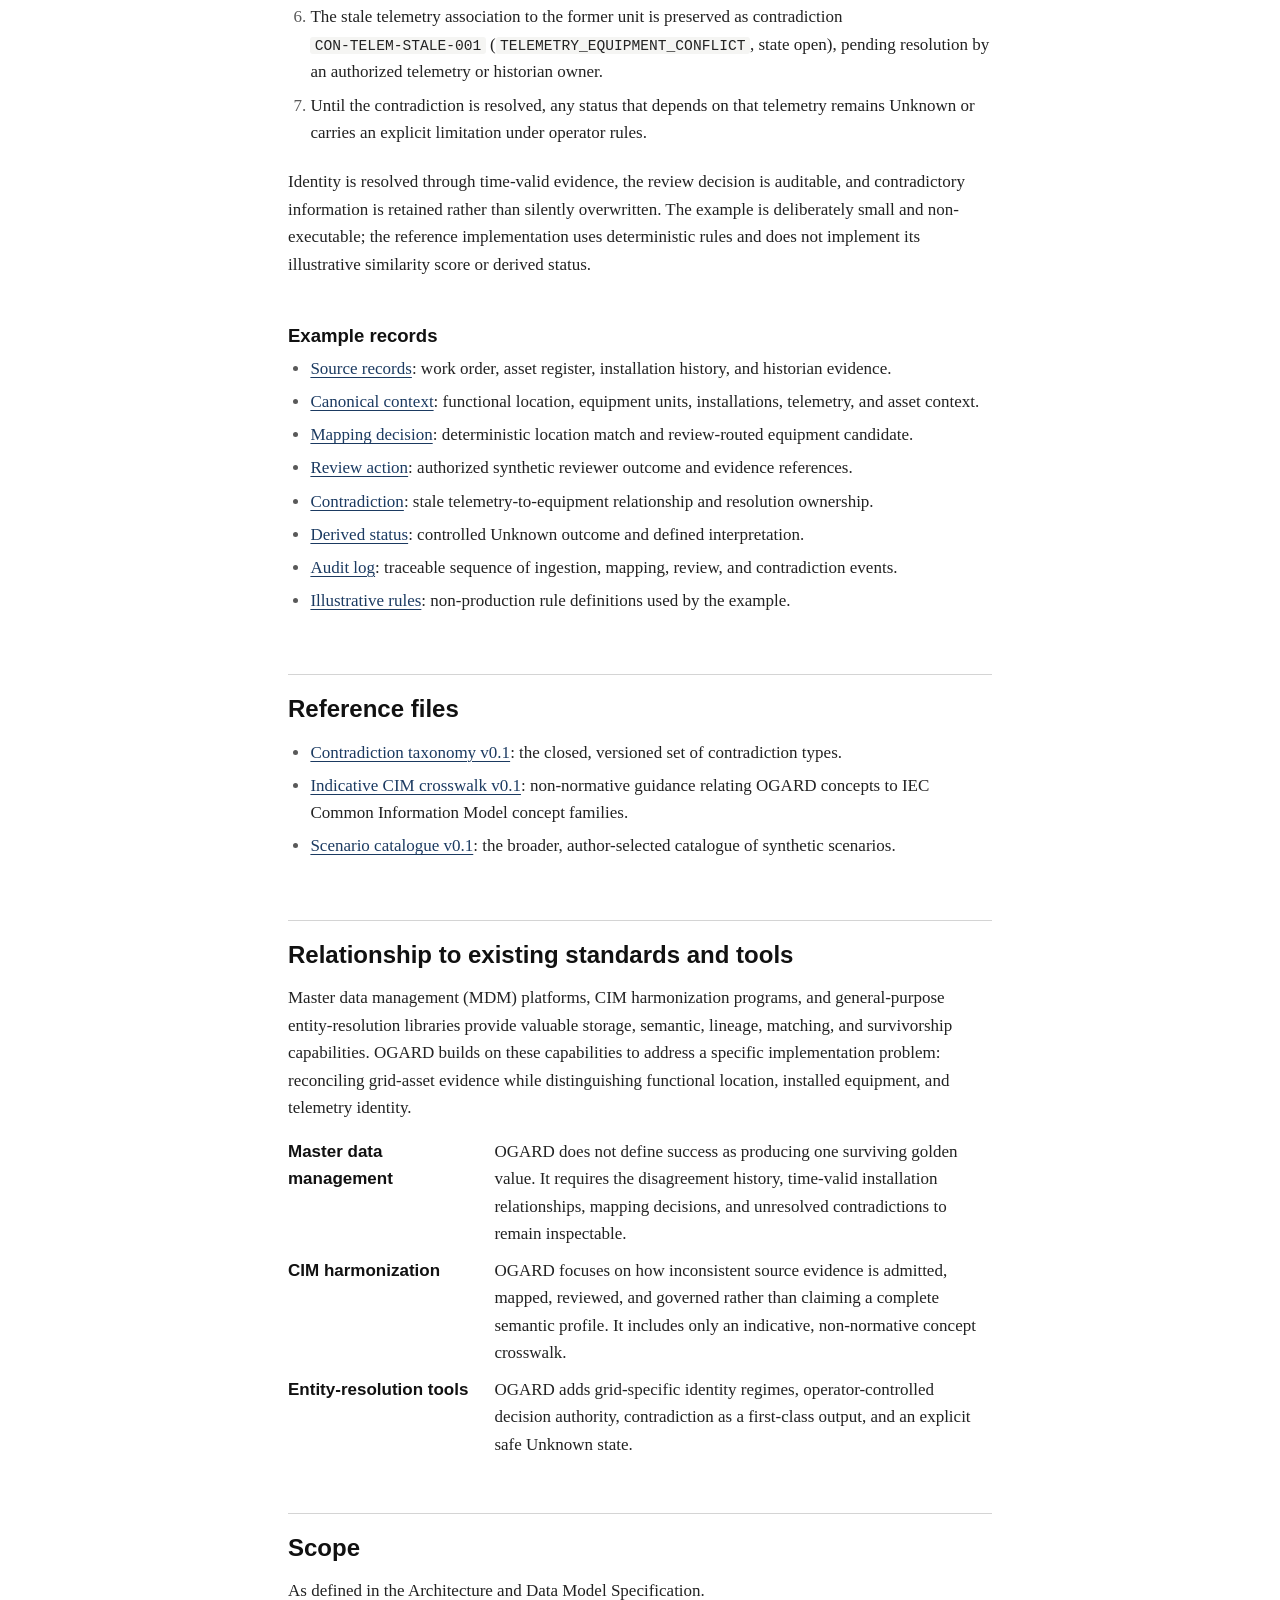
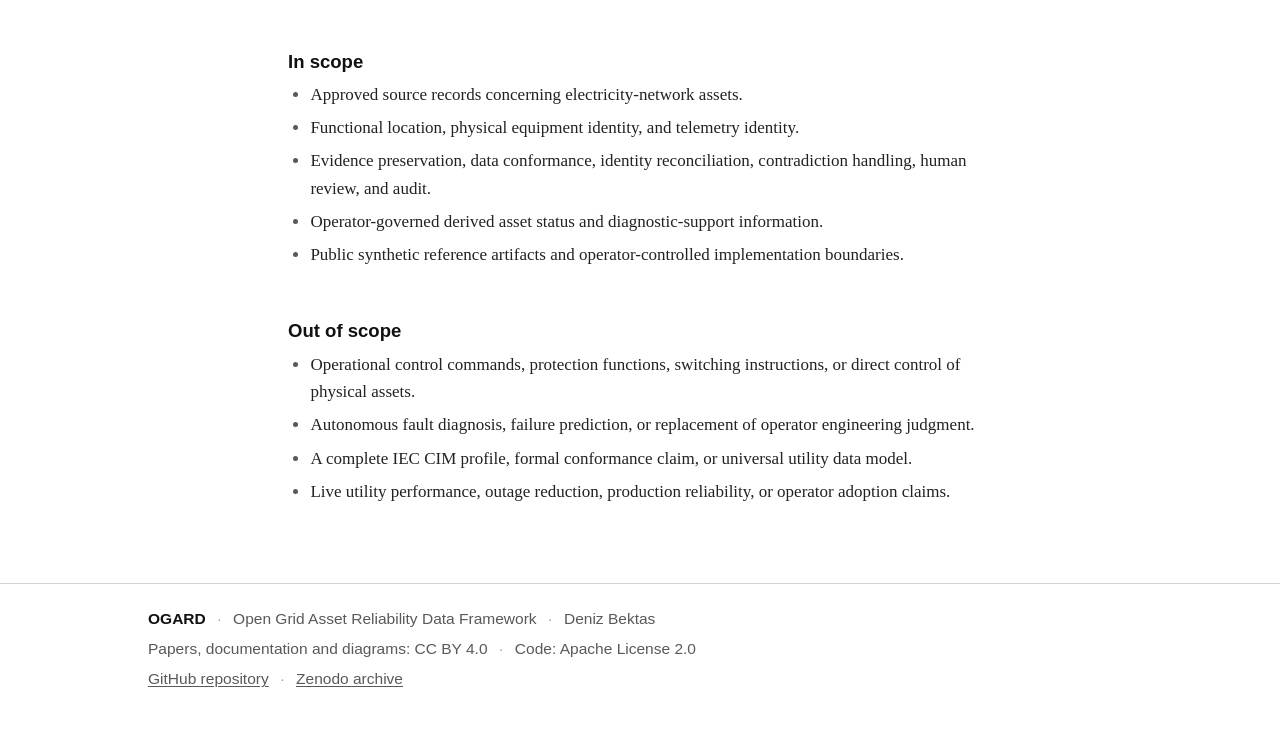
<file: framework.html>
<!doctype html>
<html lang="en">
<head>
  <meta charset="utf-8">
  <meta name="viewport" content="width=device-width, initial-scale=1">
  <title>Framework | OGARD</title>
  <meta name="description" content="The OGARD framework: identity model, reference architecture, data model, reconciliation workflow, status vocabulary, worked example and scope.">
  <meta name="author" content="Deniz Bektas">
  <meta name="theme-color" content="#ffffff">
  <link rel="canonical" href="https://denbek.github.io/ogard/framework.html">
  <meta property="og:type" content="website">
  <meta property="og:site_name" content="OGARD">
  <meta property="og:title" content="Framework | OGARD">
  <meta property="og:description" content="The OGARD framework: identity model, reference architecture, data model, reconciliation workflow, status vocabulary, worked example and scope.">
  <meta property="og:url" content="https://denbek.github.io/ogard/framework.html">
  <meta property="og:image" content="https://denbek.github.io/ogard/assets/images/ogard-social-card.png">
  <meta name="twitter:card" content="summary_large_image">
  <link rel="icon" href="assets/images/favicon.svg" type="image/svg+xml">
  <link rel="manifest" href="site.webmanifest">
  <link rel="stylesheet" href="assets/css/styles.css">
</head>
<body>
<a class="skip-link" href="#main-content">Skip to main content</a>
<header class="site-header">
  <div class="inner">
    <a class="brand" href="index.html"><strong>OGARD</strong><span>Open Grid Asset Reliability Data Framework</span></a>
    <nav class="site-nav" aria-label="Primary">
      <a href="index.html">Home</a>
      <a href="framework.html" aria-current="page">Framework</a>
      <a href="publications.html">Publications</a>
      <a href="implementation.html">Software</a>
      <a href="about.html">About</a>
      <a href="https://github.com/DenBek/ogard">GitHub</a>
    </nav>
  </div>
</header>
<main id="main-content" class="page">

<div class="title-block">
  <h1>Framework</h1>
  <p class="lead">OGARD combines explicit identity regimes, preserved evidence, versioned reconciliation, authorized review, contradiction handling, and operator-governed outputs.</p>
  <p class="byline">Defined in the <a href="papers/OGARD-Technical-Whitepaper-v0.1.2.pdf">Technical Whitepaper</a> and the <a href="papers/OGARD-Architecture-and-Data-Model-Specification-v0.1.2.pdf">Architecture and Data Model Specification</a></p>
  <nav class="toc" aria-label="On this page">
    <p class="toc-title">On this page</p>
    <ol>
      <li><a href="#problem">The defined problem</a></li>
      <li><a href="#identity">Identity model</a></li>
      <li><a href="#components">Five components</a></li>
      <li><a href="#architecture">Reference architecture</a></li>
      <li><a href="#data-model">Core data model</a></li>
      <li><a href="#workflow">Reconciliation workflow</a></li>
      <li><a href="#status">Status vocabulary</a></li>
      <li><a href="#worked-example">Worked example</a></li>
      <li><a href="#reference-files">Reference files</a></li>
      <li><a href="#standards">Relationship to existing standards and tools</a></li>
      <li><a href="#scope">Scope</a></li>
    </ol>
  </nav>
</div>

<section aria-labelledby="problem">
  <h2 id="problem">The defined problem</h2>
  <p>The same physical equipment may be represented by a functional location in a maintenance system, a serial-numbered unit in an asset register, and one or more tags in a historian. Each representation may be valid for its own purpose while remaining incomplete for cross-system reasoning.</p>
  <p>OGARD does not create a new universal system of record. It creates an auditable interpretation layer while preserving the source evidence that supports or challenges that interpretation.</p>
  <p class="note">A governed asset view must not erase the records that support or challenge it.</p>
</section>

<section aria-labelledby="identity">
  <h2 id="identity">Identity model</h2>
  <p>Three identity regimes are kept distinct. An equipment unit is linked to a functional location through a time-valid installation relationship, and a telemetry channel has its own time-valid mapping to the functional location, installed item, or aggregate it observes.</p>
  <dl class="terms">
    <dt>Functional location</dt>
    <dd>Network role or position.</dd>
    <dt>Equipment unit</dt>
    <dd>Physical installed item.</dd>
    <dt>Telemetry identity</dt>
    <dd>Measurement tag or channel.</dd>
  </dl>
  <p class="note">Equality in one identity regime must not imply equality across the others. Replacement, relocation, tag drift, and late-arriving records must remain explainable through time and evidence.</p>
</section>

<section aria-labelledby="components">
  <h2 id="components">Five components</h2>
  <ol>
    <li><strong>Canonical asset-and-evidence model.</strong> Separates the physical asset from the records that support or challenge its representation.</li>
    <li><strong>Layered data architecture.</strong> Preserves raw evidence and makes normalization, mapping, and consumption decisions explicit.</li>
    <li><strong>Tiered reconciliation workflow.</strong> Resolves cross-system identity using controlled rules, scores, and review.</li>
    <li><strong>Contradiction and derived-status workflow.</strong> Preserves disagreement and applies operator-approved status rules.</li>
    <li><strong>Governance and production controls.</strong> Defines decision rights, security, change control, monitoring, and audit.</li>
  </ol>
  <p>The broader design includes similarity methods and derived statuses. Release 0.2.2 implements the focused deterministic identity and review workflow described on the <a href="implementation.html">Software</a> page.</p>
</section>

<section aria-labelledby="architecture">
  <h2 id="architecture">Reference architecture</h2>
  <p>The reference architecture keeps public artifacts separate from operator-controlled implementation boundaries and preserves the evidence, decisions, and limitations behind each output.</p>
  <figure class="wide">
    <a href="diagrams/system-context-and-trust-boundaries.png"><img src="diagrams/system-context-and-trust-boundaries.png" width="2046" height="1190" alt="OGARD system context: inside an operator-controlled implementation boundary, approved source systems feed OGARD processing, which produces controlled information products for authorized operator roles, with review and approval flowing back; an optional AI advisory service outside the boundary receives bounded evidence and returns logged proposals only; public OGARD artifacts sit in a separate boundary."></a>
    <figcaption>System context and trust boundaries (Architecture and Data Model Specification, Figure 1). <a href="diagrams/system-context-and-trust-boundaries.png">Full-size diagram</a></figcaption>
  </figure>
  <dl class="terms">
    <dt>Public reference boundary</dt>
    <dd>Contains only original, synthetic, or public material, including papers, diagrams, reference files, worked examples, and synthetic test data.</dd>
    <dt>Operator-controlled boundary</dt>
    <dd>Inherits the operator's access, retention, security, review, and decision-rights requirements.</dd>
    <dt>No control-plane function</dt>
    <dd>OGARD outputs are information products and do not issue switching, protection, or control-room commands.</dd>
    <dt>Optional AI advisory service</dt>
    <dd>May recommend candidate mappings, summarize evidence, classify documents, or prioritize review, but may not become the final authority.</dd>
  </dl>
  <h3>Four logical layers</h3>
  <ol>
    <li><strong>Raw evidence.</strong> Capture or reference source records with original values, identifiers, time, schema, ingestion metadata, and security classification.</li>
    <li><strong>Conformance.</strong> Validate, normalize permitted fields, standardize time and units, identify duplicates, and route failures without erasing evidence.</li>
    <li><strong>Canonical asset-and-evidence.</strong> Maintain asset context, time-valid relationships, mapping decisions, review outcomes, contradictions, and status provenance.</li>
    <li><strong>Consumption.</strong> Provide controlled views, review queues, audit outputs, and approved information products with known limitations.</li>
  </ol>
  <figure class="wide">
    <a href="diagrams/minimum-logical-architecture.png"><img src="diagrams/minimum-logical-architecture.png" width="2046" height="1268" alt="OGARD minimum logical architecture: approved source records flow through the raw evidence, conformance, canonical asset-and-evidence and consumption layers to authorized users, with traceability and review decisions linking back to earlier layers."></a>
    <figcaption>Minimum logical architecture (Architecture and Data Model Specification, Figure 2). <a href="diagrams/minimum-logical-architecture.png">Full-size diagram</a></figcaption>
  </figure>
</section>

<section aria-labelledby="data-model">
  <h2 id="data-model">Core data model</h2>
  <p>Asset context is separated from the evidence that describes or challenges it. Evidence records support or challenge derived status, may trigger contradictions, and supply candidate evidence to mapping decisions, which may require review.</p>
  <figure class="wide">
    <a href="diagrams/core-entity-relationships.png"><img src="diagrams/core-entity-relationships.png" width="2046" height="1480" alt="OGARD core entity relationships: functional location and equipment unit form an asset installation; asset installation, telemetry channel, contradiction, derived asset status and mapping decision all relate to the canonical asset; evidence records may trigger contradictions, support or challenge derived status, and provide candidate evidence to mapping decisions, which may require review actions."></a>
    <figcaption>Core entity relationships (Architecture and Data Model Specification, Figure 3). <a href="diagrams/core-entity-relationships.png">Full-size diagram</a></figcaption>
  </figure>
</section>

<section aria-labelledby="workflow">
  <h2 id="workflow">Reconciliation workflow</h2>
  <p>Deterministic where possible, reviewed where necessary.</p>
  <ol>
    <li><strong>Bound candidates.</strong> Use location, asset class, identifiers, approved aliases, and time windows to create a controlled candidate set.</li>
    <li><strong>Apply versioned rules.</strong> Accept explicit relationships only through documented, tested, and effective-dated deterministic logic.</li>
    <li><strong>Score incomplete evidence.</strong> Use reproducible similarity methods only for approved sources and asset classes, with declared thresholds.</li>
    <li><strong>Review and record.</strong> Route ambiguous, contradictory, or consequential cases to authorized review and retain the full decision record.</li>
  </ol>
</section>

<section aria-labelledby="status">
  <h2 id="status">Status vocabulary</h2>
  <p>OGARD proposes a reference vocabulary, not a universal operational classification. Each operator must define the evidence and authority required for each status.</p>
  <div class="table-scroll wide">
    <table>
      <caption>Reference derived-status taxonomy (Technical Whitepaper, Table 6).</caption>
      <thead><tr><th scope="col">Status</th><th scope="col">Reference meaning</th><th scope="col">Minimum interpretation safeguard</th></tr></thead>
      <tbody>
        <tr><th scope="row">Available</th><td>Approved evidence supports expected availability within the defined scope, and no unresolved material contradiction blocks the classification.</td><td>Availability is assessed within the defined evidence scope. The operator defines coverage, freshness, and disqualifying contradictions; latent defects require separate assessment.</td></tr>
        <tr><th scope="row">Degraded</th><td>Approved evidence supports impaired condition or reduced capability under an operator-defined rule.</td><td>Requires asset-class-specific criteria, time validity, and authorized engineering interpretation.</td></tr>
        <tr><th scope="row">Offline</th><td>Approved evidence supports that the asset is unavailable, disconnected, or out of service.</td><td>Must distinguish planned, forced, temporary, and data-quality conditions using time-valid evidence.</td></tr>
        <tr><th scope="row">At risk</th><td>Approved evidence indicates a condition requiring attention but does not support Degraded or Offline.</td><td>Must not be represented as a failure prediction; indicators, expiry, and review requirements must be defined.</td></tr>
        <tr><th scope="row">Unknown</th><td>Evidence is insufficient, stale, ambiguous, outside scope, or materially contradictory.</td><td>Unknown is the safe default whenever another status cannot be justified.</td></tr>
      </tbody>
    </table>
  </div>
</section>

<section aria-labelledby="worked-example">
  <h2 id="worked-example">Worked example</h2>
  <p>A synthetic maintenance record references functional location <code>FL-NE-SUB114-TX02</code> and contains no equipment serial number. Installation history shows former equipment unit <code>EQ-TR-OLD-01</code> (serial <code>TR-88-104553</code>) at the location until 14 April 2026 and replacement unit <code>EQ-TR-NEW-01</code> (serial <code>TR-26-778204</code>) from 15 April 2026. Historian tag <code>NE114.TX2.OILTMP</code> remains explicitly associated with the former equipment unit after replacement.</p>
  <ol>
    <li>The functional-location rule links the work order to the location, but not automatically to a physical equipment unit.</li>
    <li>The installation table limits candidate equipment units using the work-order date.</li>
    <li>An illustrative similarity score (0.78) and date context identify the replacement unit as the leading candidate, but the score remains below the operator's auto-accept threshold.</li>
    <li>The case is routed to review with the candidate set, source evidence, time window, and score.</li>
    <li>A synthetic authorized reviewer accepts the replacement unit and records the reason and evidence references.</li>
    <li>The stale telemetry association to the former unit is preserved as contradiction <code>CON-TELEM-STALE-001</code> (<code>TELEMETRY_EQUIPMENT_CONFLICT</code>, state open), pending resolution by an authorized telemetry or historian owner.</li>
    <li>Until the contradiction is resolved, any status that depends on that telemetry remains Unknown or carries an explicit limitation under operator rules.</li>
  </ol>
  <p>Identity is resolved through time-valid evidence, the review decision is auditable, and contradictory information is retained rather than silently overwritten. The example is deliberately small and non-executable; the reference implementation uses deterministic rules and does not implement its illustrative similarity score or derived status.</p>
  <h3>Example records</h3>
  <ul>
    <li><a href="worked-example/source-records.json">Source records</a>: work order, asset register, installation history, and historian evidence.</li>
    <li><a href="worked-example/canonical-context.json">Canonical context</a>: functional location, equipment units, installations, telemetry, and asset context.</li>
    <li><a href="worked-example/mapping-decision.json">Mapping decision</a>: deterministic location match and review-routed equipment candidate.</li>
    <li><a href="worked-example/review-action.json">Review action</a>: authorized synthetic reviewer outcome and evidence references.</li>
    <li><a href="worked-example/contradiction.json">Contradiction</a>: stale telemetry-to-equipment relationship and resolution ownership.</li>
    <li><a href="worked-example/derived-status.json">Derived status</a>: controlled Unknown outcome and defined interpretation.</li>
    <li><a href="worked-example/audit-log.json">Audit log</a>: traceable sequence of ingestion, mapping, review, and contradiction events.</li>
    <li><a href="worked-example/illustrative-rules.json">Illustrative rules</a>: non-production rule definitions used by the example.</li>
  </ul>
</section>

<section aria-labelledby="reference-files">
  <h2 id="reference-files">Reference files</h2>
  <ul>
    <li><a href="reference/contradiction-taxonomy-v0.1.json">Contradiction taxonomy v0.1</a>: the closed, versioned set of contradiction types.</li>
    <li><a href="reference/indicative-cim-crosswalk-v0.1.json">Indicative CIM crosswalk v0.1</a>: non-normative guidance relating OGARD concepts to IEC Common Information Model concept families.</li>
    <li><a href="reference/scenario-catalogue-v0.1.json">Scenario catalogue v0.1</a>: the broader, author-selected catalogue of synthetic scenarios.</li>
  </ul>
</section>

<section aria-labelledby="standards">
  <h2 id="standards">Relationship to existing standards and tools</h2>
  <p>Master data management (MDM) platforms, CIM harmonization programs, and general-purpose entity-resolution libraries provide valuable storage, semantic, lineage, matching, and survivorship capabilities. OGARD builds on these capabilities to address a specific implementation problem: reconciling grid-asset evidence while distinguishing functional location, installed equipment, and telemetry identity.</p>
  <dl class="terms">
    <dt>Master data management</dt>
    <dd>OGARD does not define success as producing one surviving golden value. It requires the disagreement history, time-valid installation relationships, mapping decisions, and unresolved contradictions to remain inspectable.</dd>
    <dt>CIM harmonization</dt>
    <dd>OGARD focuses on how inconsistent source evidence is admitted, mapped, reviewed, and governed rather than claiming a complete semantic profile. It includes only an indicative, non-normative concept crosswalk.</dd>
    <dt>Entity-resolution tools</dt>
    <dd>OGARD adds grid-specific identity regimes, operator-controlled decision authority, contradiction as a first-class output, and an explicit safe Unknown state.</dd>
  </dl>
</section>

<section aria-labelledby="scope">
  <h2 id="scope">Scope</h2>
  <p>As defined in the Architecture and Data Model Specification.</p>
  <h3>In scope</h3>
  <ul>
    <li>Approved source records concerning electricity-network assets.</li>
    <li>Functional location, physical equipment identity, and telemetry identity.</li>
    <li>Evidence preservation, data conformance, identity reconciliation, contradiction handling, human review, and audit.</li>
    <li>Operator-governed derived asset status and diagnostic-support information.</li>
    <li>Public synthetic reference artifacts and operator-controlled implementation boundaries.</li>
  </ul>
  <h3>Out of scope</h3>
  <ul>
    <li>Operational control commands, protection functions, switching instructions, or direct control of physical assets.</li>
    <li>Autonomous fault diagnosis, failure prediction, or replacement of operator engineering judgment.</li>
    <li>A complete IEC CIM profile, formal conformance claim, or universal utility data model.</li>
    <li>Live utility performance, outage reduction, production reliability, or operator adoption claims.</li>
  </ul>
</section>
</main>
<footer class="site-footer">
  <div class="inner">
    <p><strong>OGARD</strong> <span class="sep">·</span> Open Grid Asset Reliability Data Framework <span class="sep">·</span> Deniz Bektas</p>
    <p>Papers, documentation and diagrams: CC BY 4.0 <span class="sep">·</span> Code: Apache License 2.0</p>
    <p><a href="https://github.com/DenBek/ogard">GitHub repository</a> <span class="sep">·</span> <a href="https://doi.org/10.5281/zenodo.22929401">Zenodo archive</a></p>
  </div>
</footer>
</body>
</html>
</file>
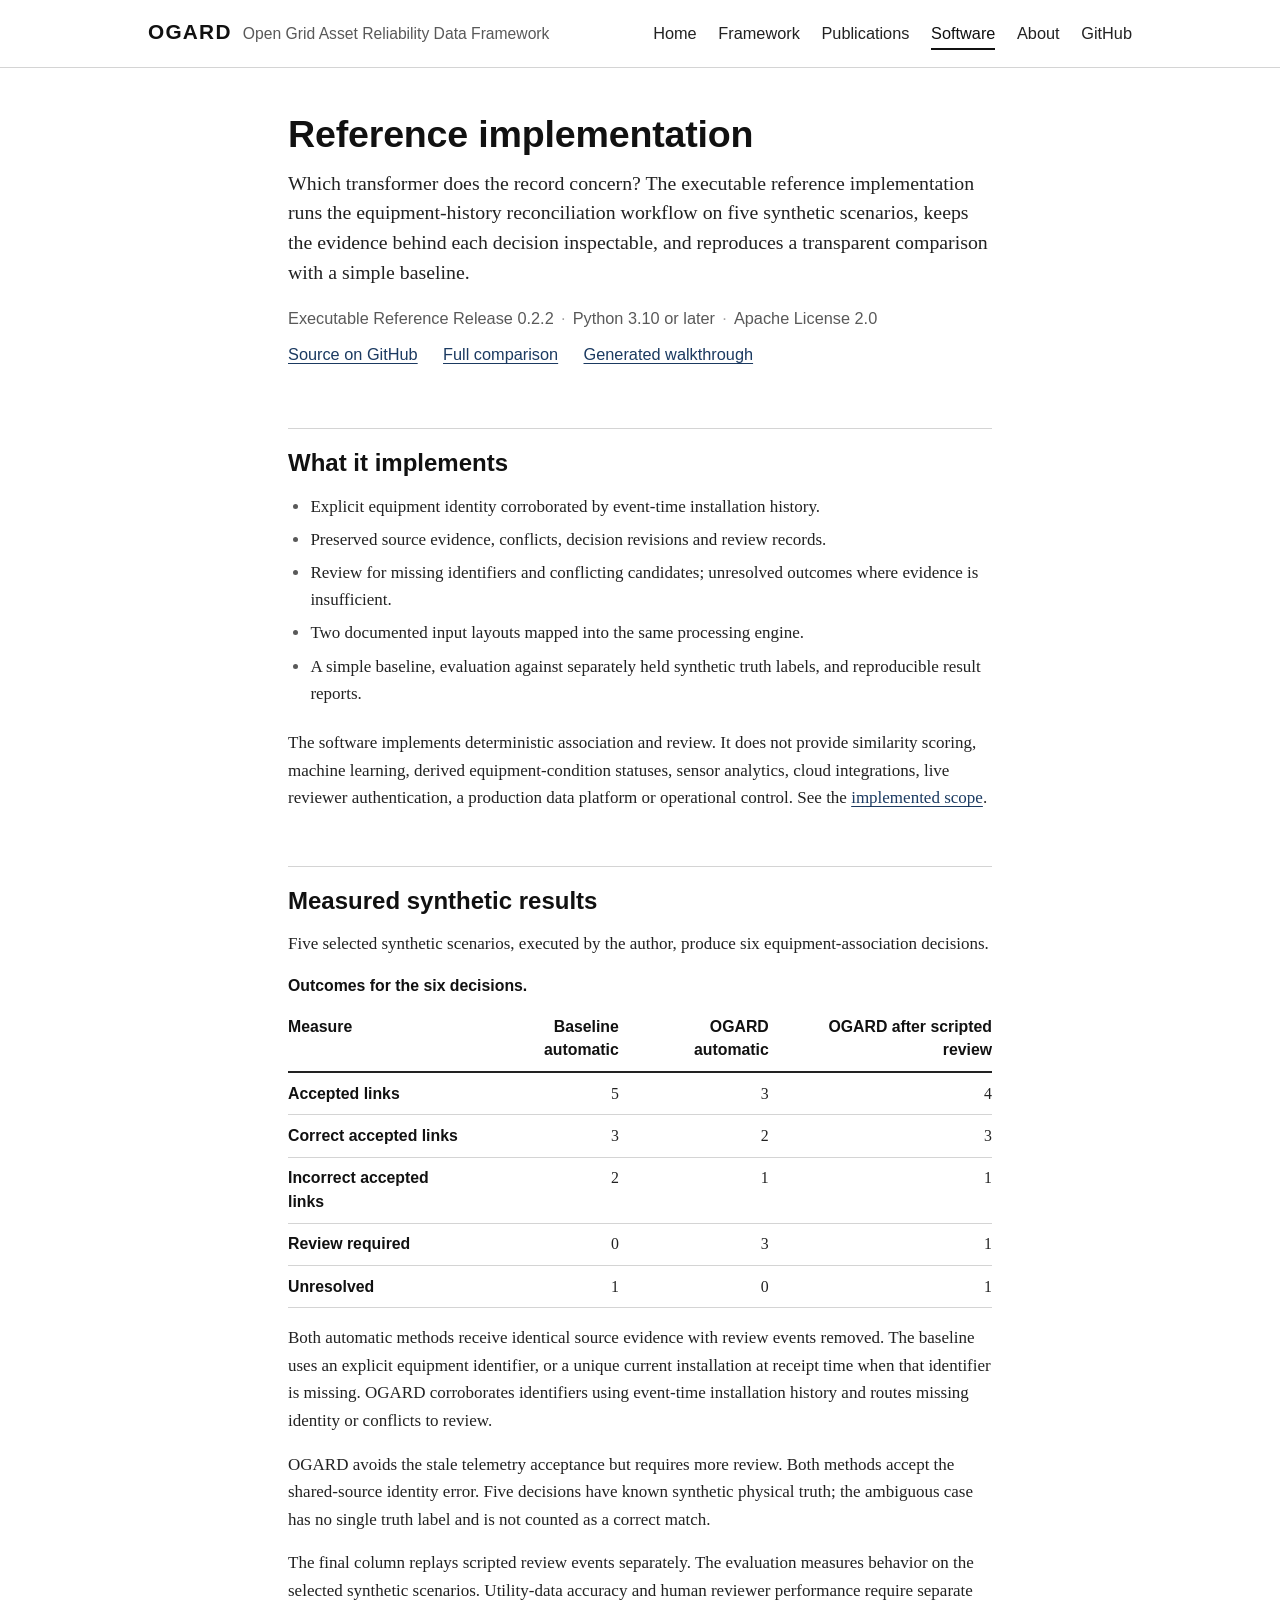
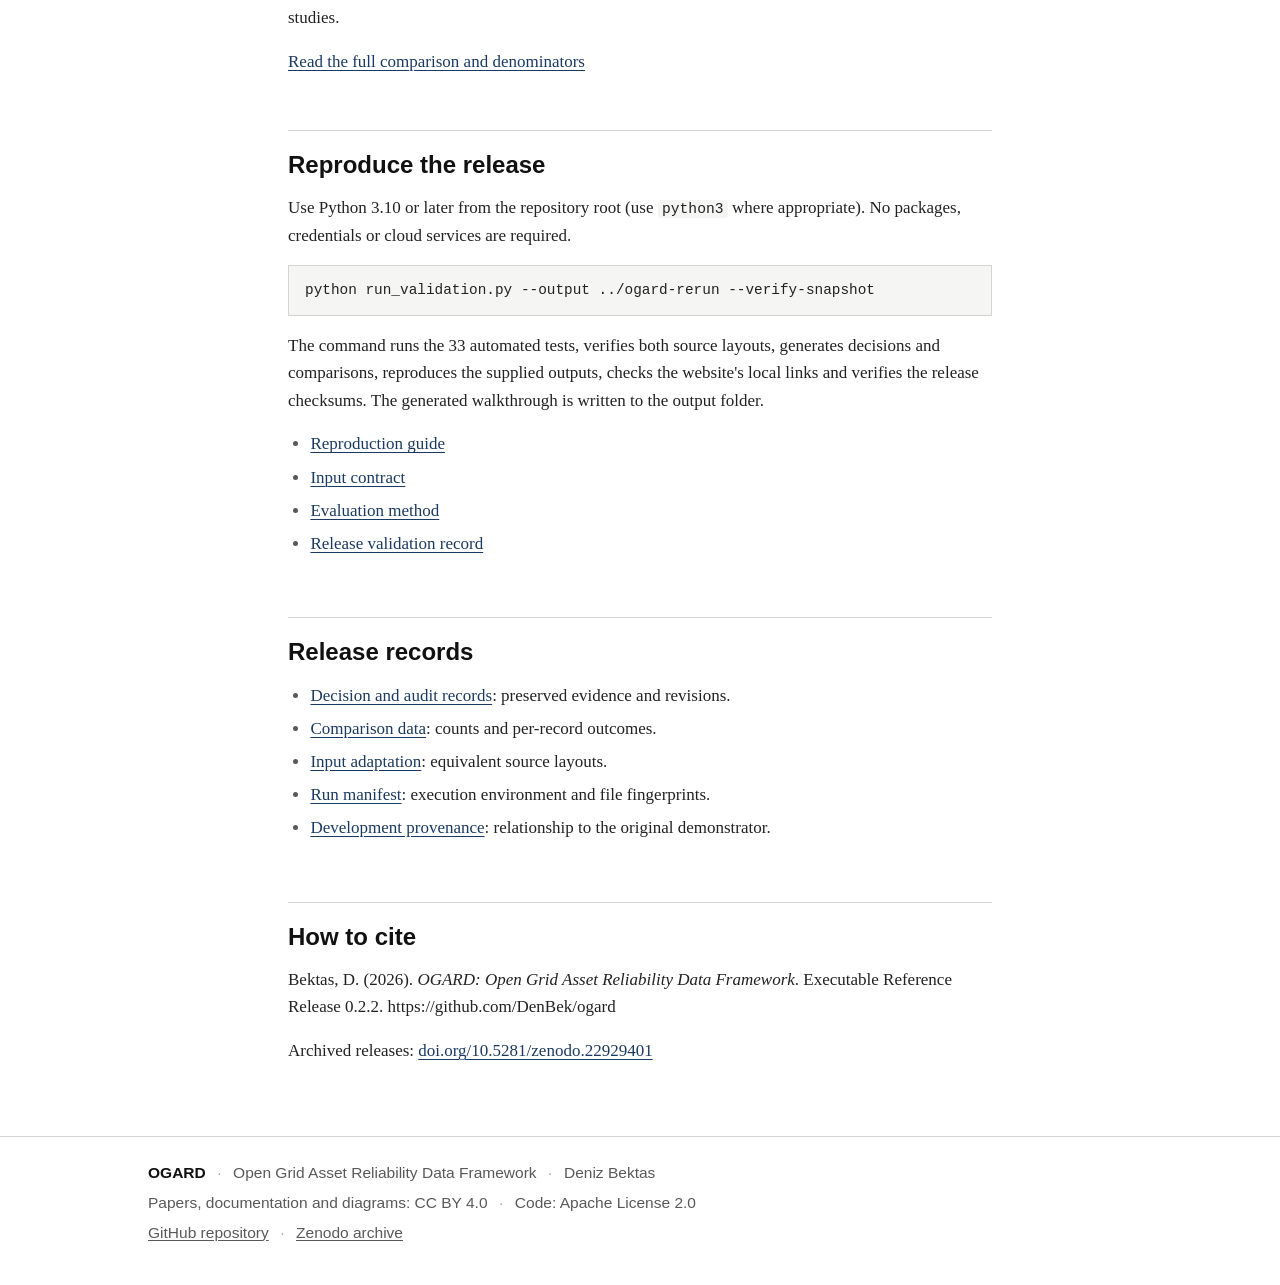
<file: implementation.html>
<!doctype html>
<html lang="en">
<head>
  <meta charset="utf-8">
  <meta name="viewport" content="width=device-width, initial-scale=1">
  <title>Reference implementation | OGARD</title>
  <meta name="description" content="The OGARD executable reference implementation: what it does, measured synthetic results and one-command reproduction.">
  <meta name="author" content="Deniz Bektas">
  <meta name="theme-color" content="#ffffff">
  <link rel="canonical" href="https://denbek.github.io/ogard/implementation.html">
  <meta property="og:type" content="website">
  <meta property="og:site_name" content="OGARD">
  <meta property="og:title" content="Reference implementation | OGARD">
  <meta property="og:description" content="The OGARD executable reference implementation: what it does, measured synthetic results and one-command reproduction.">
  <meta property="og:url" content="https://denbek.github.io/ogard/implementation.html">
  <meta property="og:image" content="https://denbek.github.io/ogard/assets/images/ogard-social-card.png">
  <meta name="twitter:card" content="summary_large_image">
  <link rel="icon" href="assets/images/favicon.svg" type="image/svg+xml">
  <link rel="manifest" href="site.webmanifest">
  <link rel="stylesheet" href="assets/css/styles.css">
</head>
<body>
<a class="skip-link" href="#main-content">Skip to main content</a>
<header class="site-header">
  <div class="inner">
    <a class="brand" href="index.html"><strong>OGARD</strong><span>Open Grid Asset Reliability Data Framework</span></a>
    <nav class="site-nav" aria-label="Primary">
      <a href="index.html">Home</a>
      <a href="framework.html">Framework</a>
      <a href="publications.html">Publications</a>
      <a href="implementation.html" aria-current="page">Software</a>
      <a href="about.html">About</a>
      <a href="https://github.com/DenBek/ogard">GitHub</a>
    </nav>
  </div>
</header>
<main id="main-content" class="page">

<div class="title-block">
  <h1>Reference implementation</h1>
  <p class="lead">Which transformer does the record concern? The executable reference implementation runs the equipment-history reconciliation workflow on five synthetic scenarios, keeps the evidence behind each decision inspectable, and reproduces a transparent comparison with a simple baseline.</p>
  <p class="byline">Executable Reference Release&nbsp;0.2.2<span class="sep">·</span>Python 3.10 or later<span class="sep">·</span>Apache License 2.0</p>
  <p class="key-links"><a href="https://github.com/DenBek/ogard">Source on GitHub</a> <a href="https://github.com/DenBek/ogard/blob/main/demonstrator/results/comparison.md">Full comparison</a> <a href="demonstrator/results/walkthrough.html">Generated walkthrough</a></p>
</div>

<section aria-labelledby="implemented">
  <h2 id="implemented">What it implements</h2>
  <ul>
    <li>Explicit equipment identity corroborated by event-time installation history.</li>
    <li>Preserved source evidence, conflicts, decision revisions and review records.</li>
    <li>Review for missing identifiers and conflicting candidates; unresolved outcomes where evidence is insufficient.</li>
    <li>Two documented input layouts mapped into the same processing engine.</li>
    <li>A simple baseline, evaluation against separately held synthetic truth labels, and reproducible result reports.</li>
  </ul>
  <p>The software implements deterministic association and review. It does not provide similarity scoring, machine learning, derived equipment-condition statuses, sensor analytics, cloud integrations, live reviewer authentication, a production data platform or operational control. See the <a href="https://github.com/DenBek/ogard/blob/main/docs/implementation-scope.md">implemented scope</a>.</p>
</section>

<section aria-labelledby="results">
  <h2 id="results">Measured synthetic results</h2>
  <p>Five selected synthetic scenarios, executed by the author, produce six equipment-association decisions.</p>
  <div class="table-scroll">
    <table>
      <caption>Outcomes for the six decisions.</caption>
      <thead><tr><th scope="col">Measure</th><th scope="col" class="num">Baseline automatic</th><th scope="col" class="num">OGARD automatic</th><th scope="col" class="num">OGARD after scripted review</th></tr></thead>
      <tbody>
        <tr><th scope="row">Accepted links</th><td class="num">5</td><td class="num">3</td><td class="num">4</td></tr>
        <tr><th scope="row">Correct accepted links</th><td class="num">3</td><td class="num">2</td><td class="num">3</td></tr>
        <tr><th scope="row">Incorrect accepted links</th><td class="num">2</td><td class="num">1</td><td class="num">1</td></tr>
        <tr><th scope="row">Review required</th><td class="num">0</td><td class="num">3</td><td class="num">1</td></tr>
        <tr><th scope="row">Unresolved</th><td class="num">1</td><td class="num">0</td><td class="num">1</td></tr>
      </tbody>
    </table>
  </div>
  <p>Both automatic methods receive identical source evidence with review events removed. The baseline uses an explicit equipment identifier, or a unique current installation at receipt time when that identifier is missing. OGARD corroborates identifiers using event-time installation history and routes missing identity or conflicts to review.</p>
  <p>OGARD avoids the stale telemetry acceptance but requires more review. Both methods accept the shared-source identity error. Five decisions have known synthetic physical truth; the ambiguous case has no single truth label and is not counted as a correct match.</p>
  <p>The final column replays scripted review events separately. The evaluation measures behavior on the selected synthetic scenarios. Utility-data accuracy and human reviewer performance require separate studies.</p>
  <p><a href="https://github.com/DenBek/ogard/blob/main/demonstrator/results/comparison.md">Read the full comparison and denominators</a></p>
</section>

<section aria-labelledby="reproduce">
  <h2 id="reproduce">Reproduce the release</h2>
  <p>Use Python 3.10 or later from the repository root (use <code>python3</code> where appropriate). No packages, credentials or cloud services are required.</p>
  <pre><code>python run_validation.py --output ../ogard-rerun --verify-snapshot</code></pre>
  <p>The command runs the 33 automated tests, verifies both source layouts, generates decisions and comparisons, reproduces the supplied outputs, checks the website's local links and verifies the release checksums. The generated walkthrough is written to the output folder.</p>
  <ul>
    <li><a href="https://github.com/DenBek/ogard/blob/main/demonstrator/REVIEW_GUIDE.md">Reproduction guide</a></li>
    <li><a href="https://github.com/DenBek/ogard/blob/main/docs/input-contract.md">Input contract</a></li>
    <li><a href="https://github.com/DenBek/ogard/blob/main/docs/evaluation-method.md">Evaluation method</a></li>
    <li><a href="https://github.com/DenBek/ogard/blob/main/docs/release-validation.md">Release validation record</a></li>
  </ul>
</section>

<section aria-labelledby="records">
  <h2 id="records">Release records</h2>
  <ul>
    <li><a href="demonstrator/results/decisions.json">Decision and audit records</a>: preserved evidence and revisions.</li>
    <li><a href="demonstrator/results/comparison.json">Comparison data</a>: counts and per-record outcomes.</li>
    <li><a href="demonstrator/results/adaptation.json">Input adaptation</a>: equivalent source layouts.</li>
    <li><a href="demonstrator/results/run_manifest.json">Run manifest</a>: execution environment and file fingerprints.</li>
    <li><a href="https://github.com/DenBek/ogard/blob/main/demonstrator/PROVENANCE.md">Development provenance</a>: relationship to the original demonstrator.</li>
  </ul>
</section>

<section aria-labelledby="cite">
  <h2 id="cite">How to cite</h2>
  <p>Bektas, D. (2026). <em>OGARD: Open Grid Asset Reliability Data Framework</em>. Executable Reference Release 0.2.2. https://github.com/DenBek/ogard</p>
  <p>Archived releases: <a href="https://doi.org/10.5281/zenodo.22929401">doi.org/10.5281/zenodo.22929401</a></p>
</section>
</main>
<footer class="site-footer">
  <div class="inner">
    <p><strong>OGARD</strong> <span class="sep">·</span> Open Grid Asset Reliability Data Framework <span class="sep">·</span> Deniz Bektas</p>
    <p>Papers, documentation and diagrams: CC BY 4.0 <span class="sep">·</span> Code: Apache License 2.0</p>
    <p><a href="https://github.com/DenBek/ogard">GitHub repository</a> <span class="sep">·</span> <a href="https://doi.org/10.5281/zenodo.22929401">Zenodo archive</a></p>
  </div>
</footer>
</body>
</html>
</file>
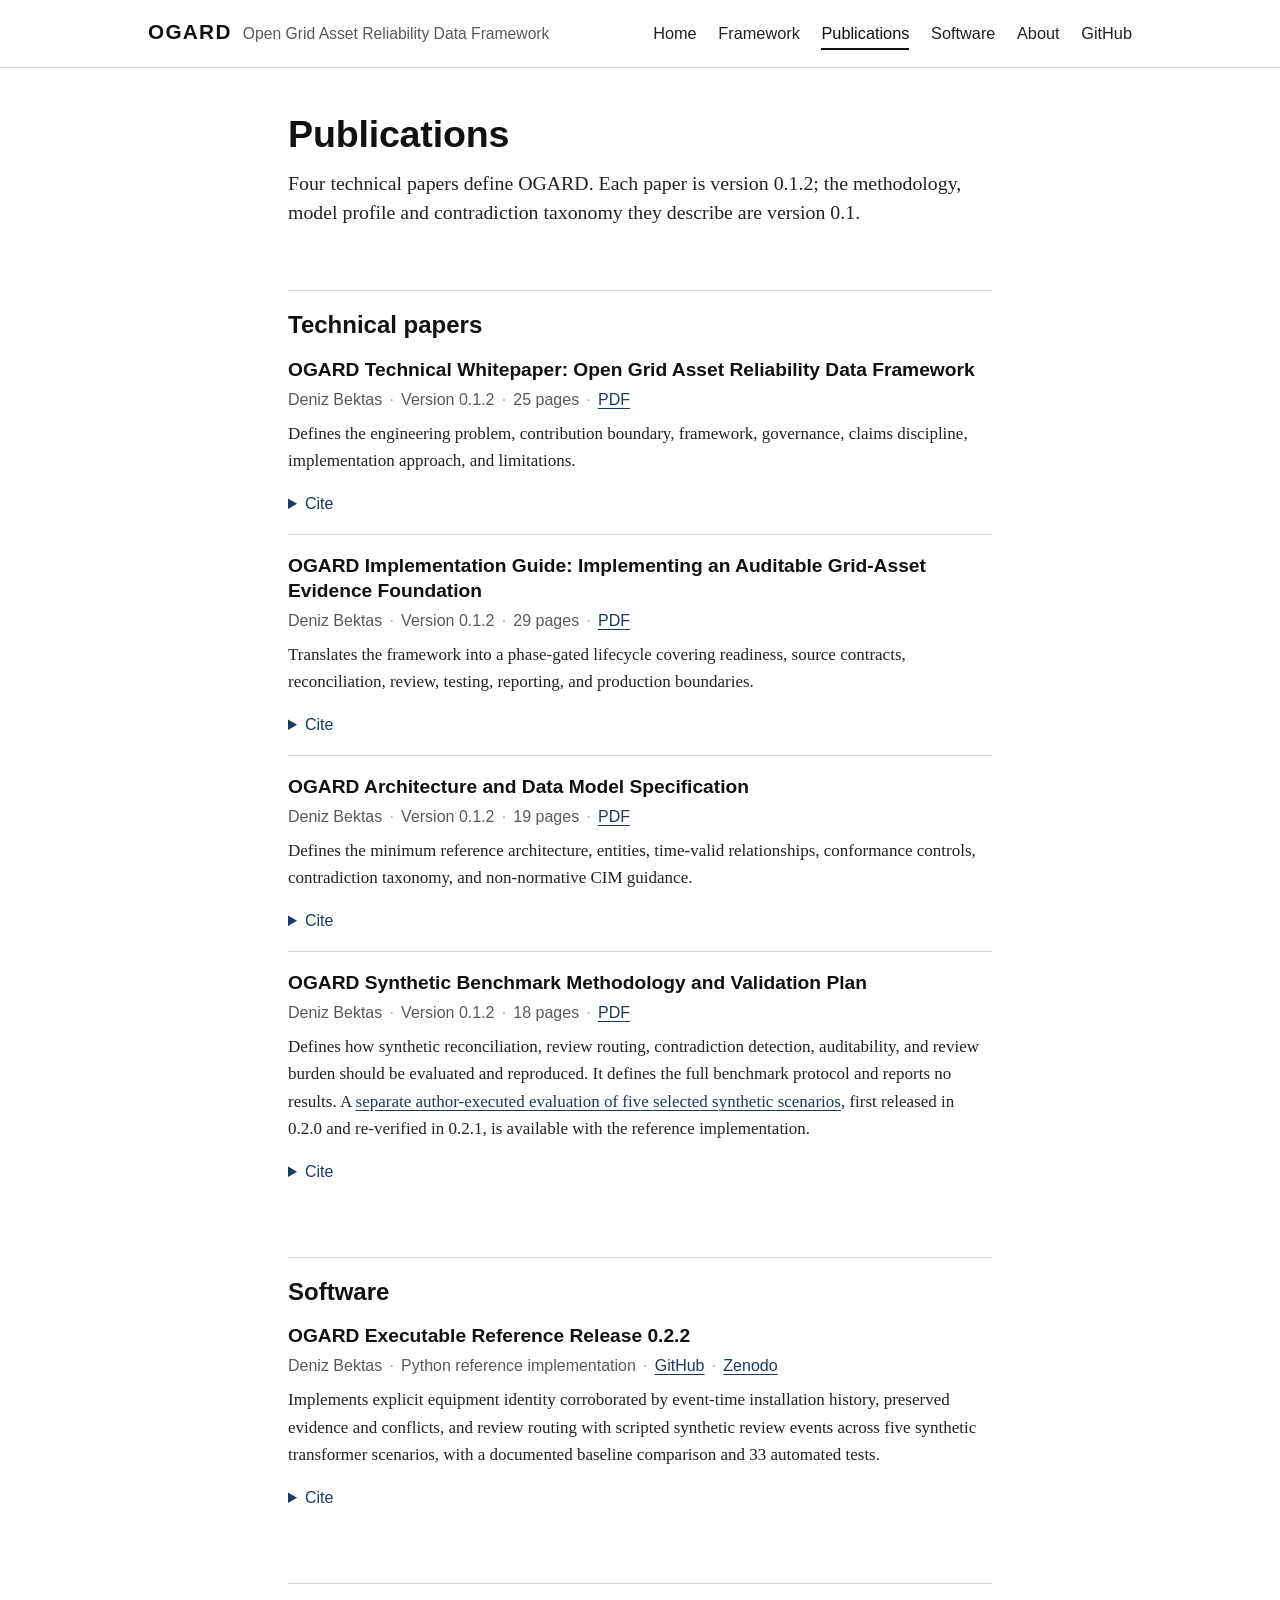
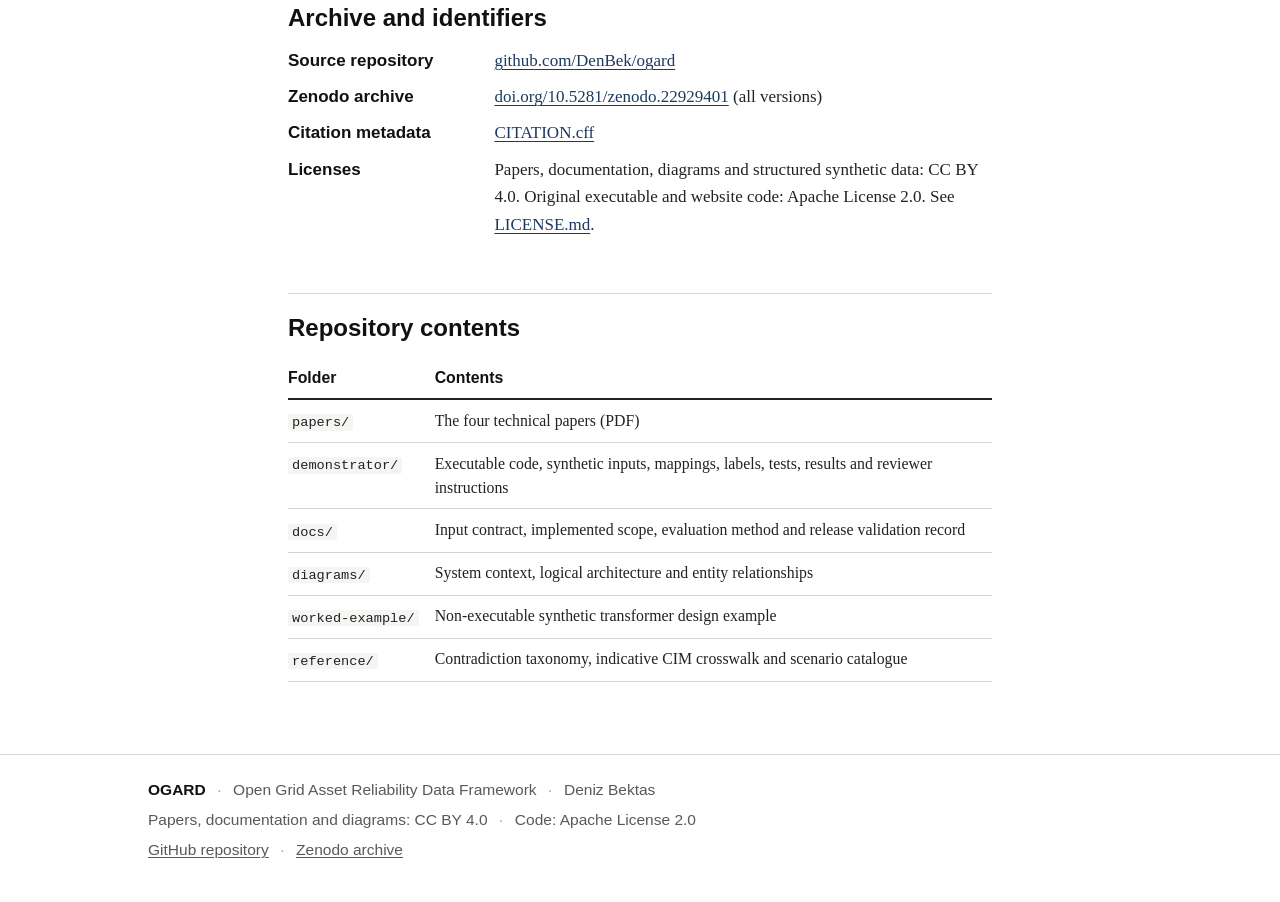
<file: publications.html>
<!doctype html>
<html lang="en">
<head>
  <meta charset="utf-8">
  <meta name="viewport" content="width=device-width, initial-scale=1">
  <title>Publications | OGARD</title>
  <meta name="description" content="The four OGARD technical papers, the executable reference release, citations, archive identifiers and licenses.">
  <meta name="author" content="Deniz Bektas">
  <meta name="theme-color" content="#ffffff">
  <link rel="canonical" href="https://denbek.github.io/ogard/publications.html">
  <meta property="og:type" content="website">
  <meta property="og:site_name" content="OGARD">
  <meta property="og:title" content="Publications | OGARD">
  <meta property="og:description" content="The four OGARD technical papers, the executable reference release, citations, archive identifiers and licenses.">
  <meta property="og:url" content="https://denbek.github.io/ogard/publications.html">
  <meta property="og:image" content="https://denbek.github.io/ogard/assets/images/ogard-social-card.png">
  <meta name="twitter:card" content="summary_large_image">
  <link rel="icon" href="assets/images/favicon.svg" type="image/svg+xml">
  <link rel="manifest" href="site.webmanifest">
  <link rel="stylesheet" href="assets/css/styles.css">
</head>
<body>
<a class="skip-link" href="#main-content">Skip to main content</a>
<header class="site-header">
  <div class="inner">
    <a class="brand" href="index.html"><strong>OGARD</strong><span>Open Grid Asset Reliability Data Framework</span></a>
    <nav class="site-nav" aria-label="Primary">
      <a href="index.html">Home</a>
      <a href="framework.html">Framework</a>
      <a href="publications.html" aria-current="page">Publications</a>
      <a href="implementation.html">Software</a>
      <a href="about.html">About</a>
      <a href="https://github.com/DenBek/ogard">GitHub</a>
    </nav>
  </div>
</header>
<main id="main-content" class="page">

<div class="title-block">
  <h1>Publications</h1>
  <p class="lead">Four technical papers define OGARD. Each paper is version 0.1.2; the methodology, model profile and contradiction taxonomy they describe are version 0.1.</p>
</div>

<section aria-labelledby="papers">
  <h2 id="papers">Technical papers</h2>
  <ol class="pub-list">
    <li class="pub">
      <p class="pub-title"><a href="papers/OGARD-Technical-Whitepaper-v0.1.2.pdf">OGARD Technical Whitepaper: Open Grid Asset Reliability Data Framework</a></p>
      <p class="pub-meta">Deniz Bektas<span class="sep">·</span>Version 0.1.2<span class="sep">·</span>25 pages<span class="sep">·</span><a href="papers/OGARD-Technical-Whitepaper-v0.1.2.pdf" aria-label="Technical Whitepaper, PDF">PDF</a></p>
      <p>Defines the engineering problem, contribution boundary, framework, governance, claims discipline, implementation approach, and limitations.</p>
      <details class="cite">
        <summary>Cite</summary>
        <p>Bektas, D. (2026). <em>OGARD Technical Whitepaper: Open Grid Asset Reliability Data Framework</em>. Version 0.1.2. https://github.com/DenBek/ogard</p>
        <pre><code>@misc{bektas2026ogardwhitepaper,
  author = {Bektas, Deniz},
  title  = {{OGARD} Technical Whitepaper: Open Grid Asset Reliability Data Framework},
  year   = {2026},
  note   = {Version 0.1.2},
  url    = {https://github.com/DenBek/ogard}
}</code></pre>
      </details>
    </li>
    <li class="pub">
      <p class="pub-title"><a href="papers/OGARD-Implementation-Guide-v0.1.2.pdf">OGARD Implementation Guide: Implementing an Auditable Grid-Asset Evidence Foundation</a></p>
      <p class="pub-meta">Deniz Bektas<span class="sep">·</span>Version 0.1.2<span class="sep">·</span>29 pages<span class="sep">·</span><a href="papers/OGARD-Implementation-Guide-v0.1.2.pdf" aria-label="Implementation Guide, PDF">PDF</a></p>
      <p>Translates the framework into a phase-gated lifecycle covering readiness, source contracts, reconciliation, review, testing, reporting, and production boundaries.</p>
      <details class="cite">
        <summary>Cite</summary>
        <p>Bektas, D. (2026). <em>OGARD Implementation Guide: Implementing an Auditable Grid-Asset Evidence Foundation</em>. Version 0.1.2. https://github.com/DenBek/ogard</p>
        <pre><code>@misc{bektas2026ogardguide,
  author = {Bektas, Deniz},
  title  = {{OGARD} Implementation Guide: Implementing an Auditable Grid-Asset Evidence Foundation},
  year   = {2026},
  note   = {Version 0.1.2},
  url    = {https://github.com/DenBek/ogard}
}</code></pre>
      </details>
    </li>
    <li class="pub">
      <p class="pub-title"><a href="papers/OGARD-Architecture-and-Data-Model-Specification-v0.1.2.pdf">OGARD Architecture and Data Model Specification</a></p>
      <p class="pub-meta">Deniz Bektas<span class="sep">·</span>Version 0.1.2<span class="sep">·</span>19 pages<span class="sep">·</span><a href="papers/OGARD-Architecture-and-Data-Model-Specification-v0.1.2.pdf" aria-label="Architecture and Data Model Specification, PDF">PDF</a></p>
      <p>Defines the minimum reference architecture, entities, time-valid relationships, conformance controls, contradiction taxonomy, and non-normative CIM guidance.</p>
      <details class="cite">
        <summary>Cite</summary>
        <p>Bektas, D. (2026). <em>OGARD Architecture and Data Model Specification</em>. Version 0.1.2. https://github.com/DenBek/ogard</p>
        <pre><code>@misc{bektas2026ogardspec,
  author = {Bektas, Deniz},
  title  = {{OGARD} Architecture and Data Model Specification},
  year   = {2026},
  note   = {Version 0.1.2},
  url    = {https://github.com/DenBek/ogard}
}</code></pre>
      </details>
    </li>
    <li class="pub">
      <p class="pub-title"><a href="papers/OGARD-Synthetic-Benchmark-Methodology-v0.1.2.pdf">OGARD Synthetic Benchmark Methodology and Validation Plan</a></p>
      <p class="pub-meta">Deniz Bektas<span class="sep">·</span>Version 0.1.2<span class="sep">·</span>18 pages<span class="sep">·</span><a href="papers/OGARD-Synthetic-Benchmark-Methodology-v0.1.2.pdf" aria-label="Synthetic Benchmark Methodology and Validation Plan, PDF">PDF</a></p>
      <p>Defines how synthetic reconciliation, review routing, contradiction detection, auditability, and review burden should be evaluated and reproduced. It defines the full benchmark protocol and reports no results. A <a href="https://github.com/DenBek/ogard/tree/v0.2.1/demonstrator/results">separate author-executed evaluation of five selected synthetic scenarios</a>, first released in 0.2.0 and re-verified in 0.2.1, is available with the reference implementation.</p>
      <details class="cite">
        <summary>Cite</summary>
        <p>Bektas, D. (2026). <em>OGARD Synthetic Benchmark Methodology and Validation Plan</em>. Version 0.1.2. https://github.com/DenBek/ogard</p>
        <pre><code>@misc{bektas2026ogardbenchmark,
  author = {Bektas, Deniz},
  title  = {{OGARD} Synthetic Benchmark Methodology and Validation Plan},
  year   = {2026},
  note   = {Version 0.1.2},
  url    = {https://github.com/DenBek/ogard}
}</code></pre>
      </details>
    </li>
  </ol>
</section>

<section aria-labelledby="software">
  <h2 id="software">Software</h2>
  <ol class="pub-list">
    <li class="pub">
      <p class="pub-title"><a href="implementation.html">OGARD Executable Reference Release 0.2.2</a></p>
      <p class="pub-meta">Deniz Bektas<span class="sep">·</span>Python reference implementation<span class="sep">·</span><a href="https://github.com/DenBek/ogard">GitHub</a><span class="sep">·</span><a href="https://doi.org/10.5281/zenodo.22929401">Zenodo</a></p>
      <p>Implements explicit equipment identity corroborated by event-time installation history, preserved evidence and conflicts, and review routing with scripted synthetic review events across five synthetic transformer scenarios, with a documented baseline comparison and 33 automated tests.</p>
      <details class="cite">
        <summary>Cite</summary>
        <p>Bektas, D. (2026). <em>OGARD: Open Grid Asset Reliability Data Framework</em>. Executable Reference Release 0.2.2. https://github.com/DenBek/ogard</p>
        <pre><code>@software{bektas2026ogard,
  author  = {Bektas, Deniz},
  title   = {{OGARD}: Open Grid Asset Reliability Data Framework},
  year    = {2026},
  version = {0.2.2},
  url     = {https://github.com/DenBek/ogard}
}</code></pre>
      </details>
    </li>
  </ol>
</section>

<section aria-labelledby="identifiers">
  <h2 id="identifiers">Archive and identifiers</h2>
  <dl class="terms">
    <dt>Source repository</dt>
    <dd><a href="https://github.com/DenBek/ogard">github.com/DenBek/ogard</a></dd>
    <dt>Zenodo archive</dt>
    <dd><a href="https://doi.org/10.5281/zenodo.22929401">doi.org/10.5281/zenodo.22929401</a> (all versions)</dd>
    <dt>Citation metadata</dt>
    <dd><a href="CITATION.cff">CITATION.cff</a></dd>
    <dt>Licenses</dt>
    <dd>Papers, documentation, diagrams and structured synthetic data: CC BY 4.0. Original executable and website code: Apache License 2.0. See <a href="https://github.com/DenBek/ogard/blob/main/LICENSE.md">LICENSE.md</a>.</dd>
  </dl>
</section>

<section aria-labelledby="contents">
  <h2 id="contents">Repository contents</h2>
  <div class="table-scroll">
    <table>
      <thead><tr><th scope="col">Folder</th><th scope="col">Contents</th></tr></thead>
      <tbody>
        <tr><td><code>papers/</code></td><td>The four technical papers (PDF)</td></tr>
        <tr><td><code>demonstrator/</code></td><td>Executable code, synthetic inputs, mappings, labels, tests, results and reviewer instructions</td></tr>
        <tr><td><code>docs/</code></td><td>Input contract, implemented scope, evaluation method and release validation record</td></tr>
        <tr><td><code>diagrams/</code></td><td>System context, logical architecture and entity relationships</td></tr>
        <tr><td><code>worked-example/</code></td><td>Non-executable synthetic transformer design example</td></tr>
        <tr><td><code>reference/</code></td><td>Contradiction taxonomy, indicative CIM crosswalk and scenario catalogue</td></tr>
      </tbody>
    </table>
  </div>
</section>
</main>
<footer class="site-footer">
  <div class="inner">
    <p><strong>OGARD</strong> <span class="sep">·</span> Open Grid Asset Reliability Data Framework <span class="sep">·</span> Deniz Bektas</p>
    <p>Papers, documentation and diagrams: CC BY 4.0 <span class="sep">·</span> Code: Apache License 2.0</p>
    <p><a href="https://github.com/DenBek/ogard">GitHub repository</a> <span class="sep">·</span> <a href="https://doi.org/10.5281/zenodo.22929401">Zenodo archive</a></p>
  </div>
</footer>
</body>
</html>
</file>
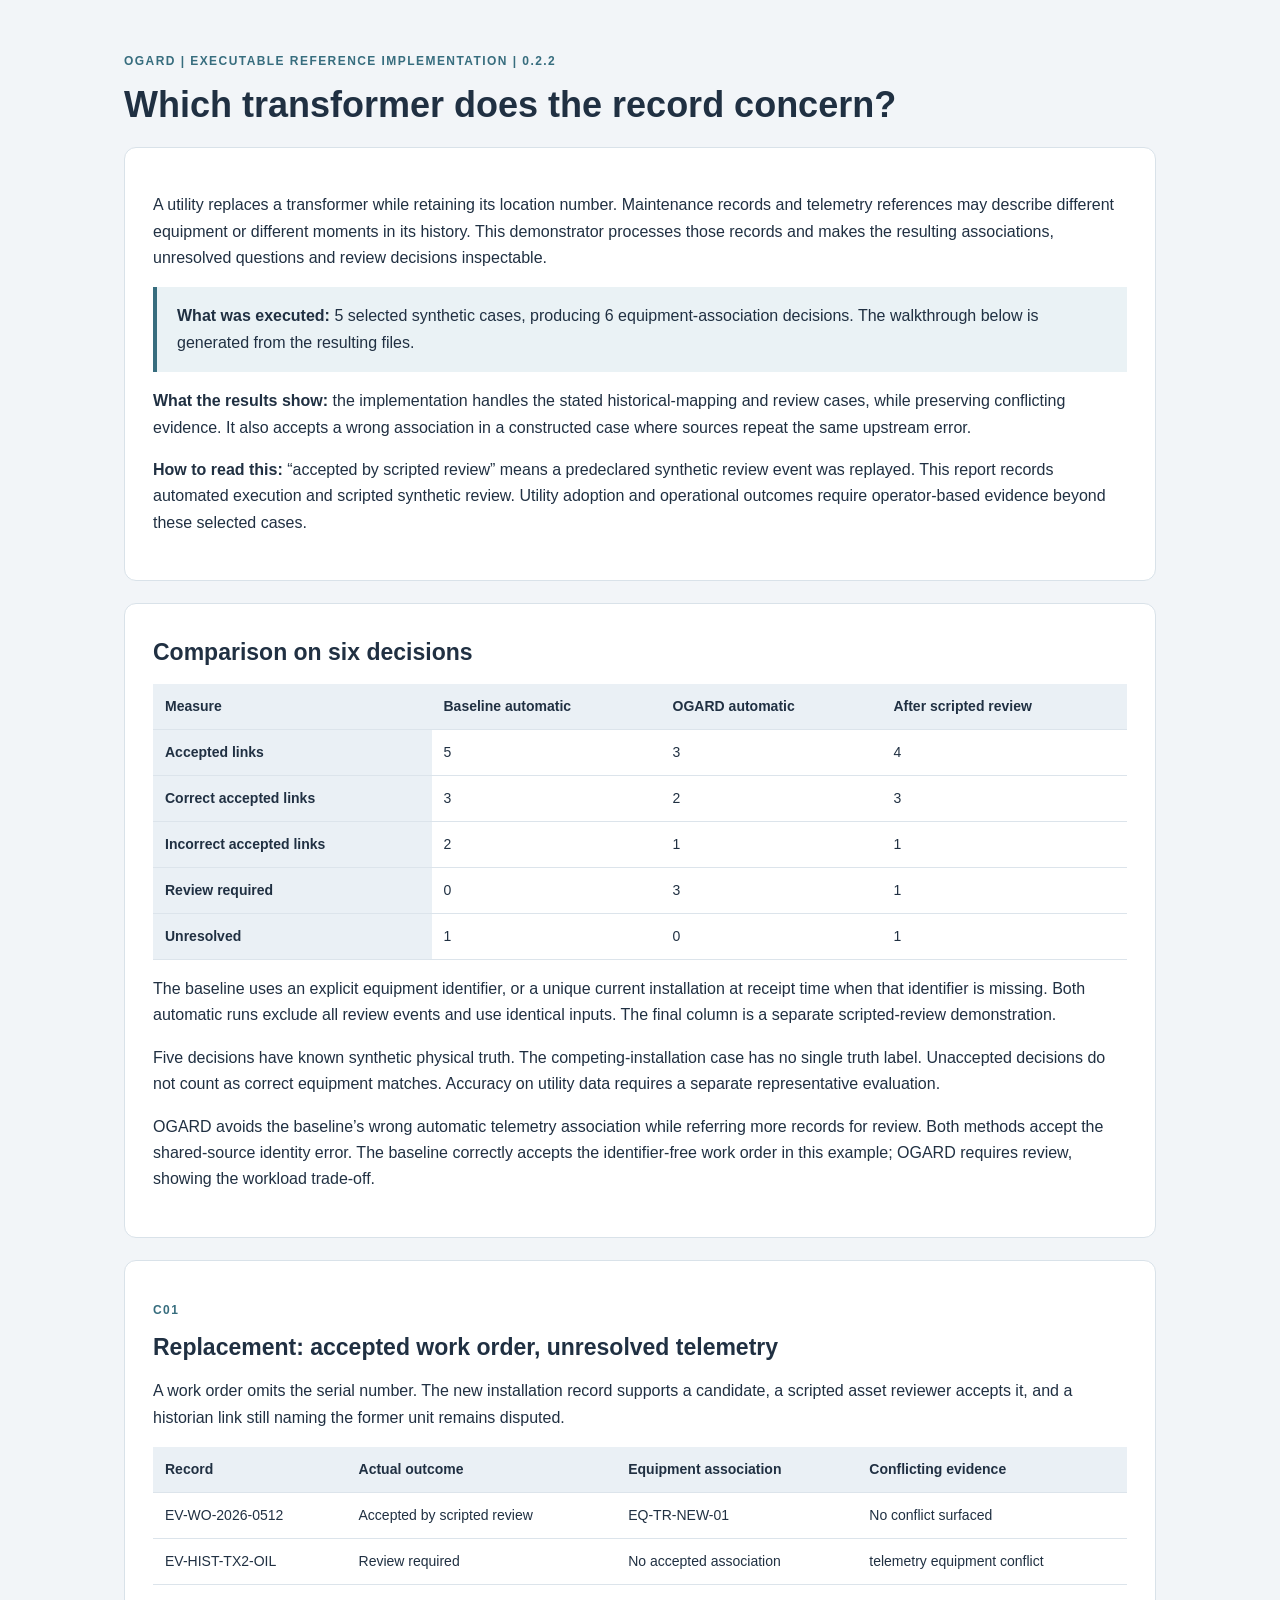
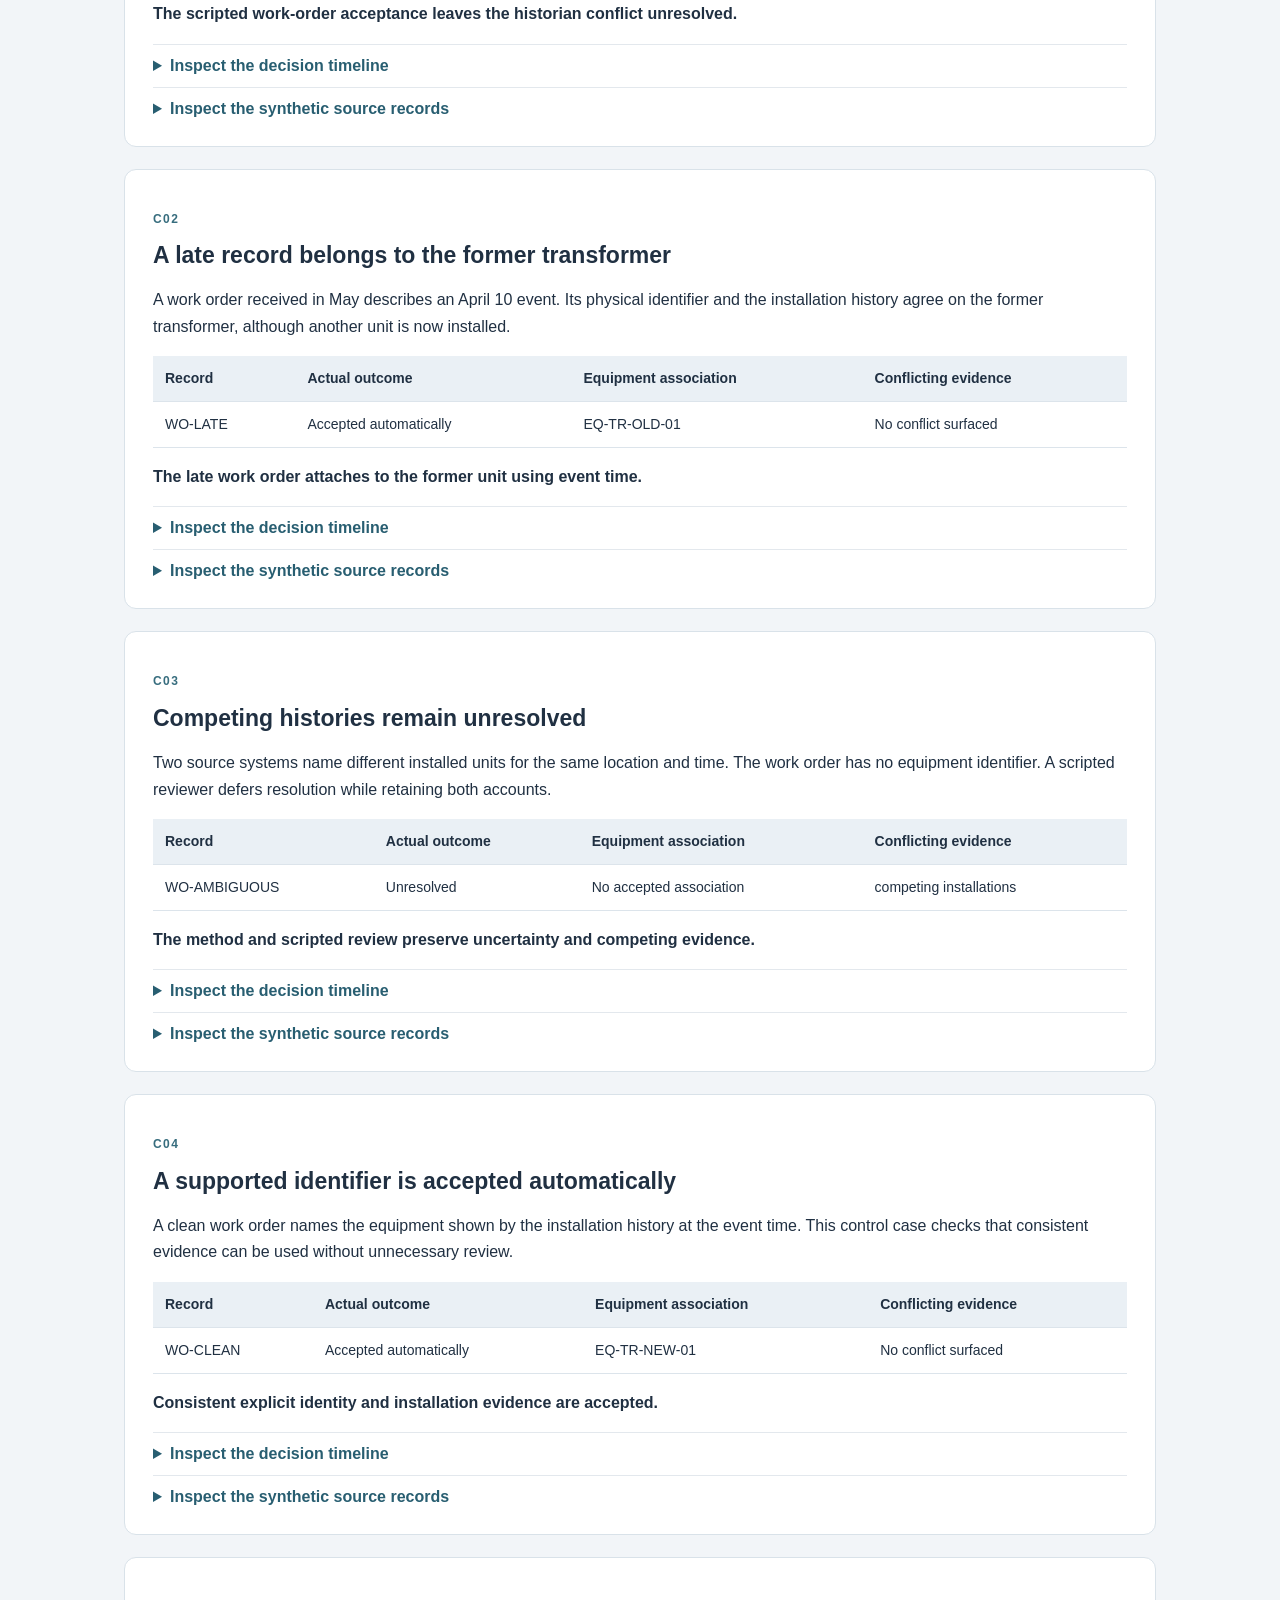
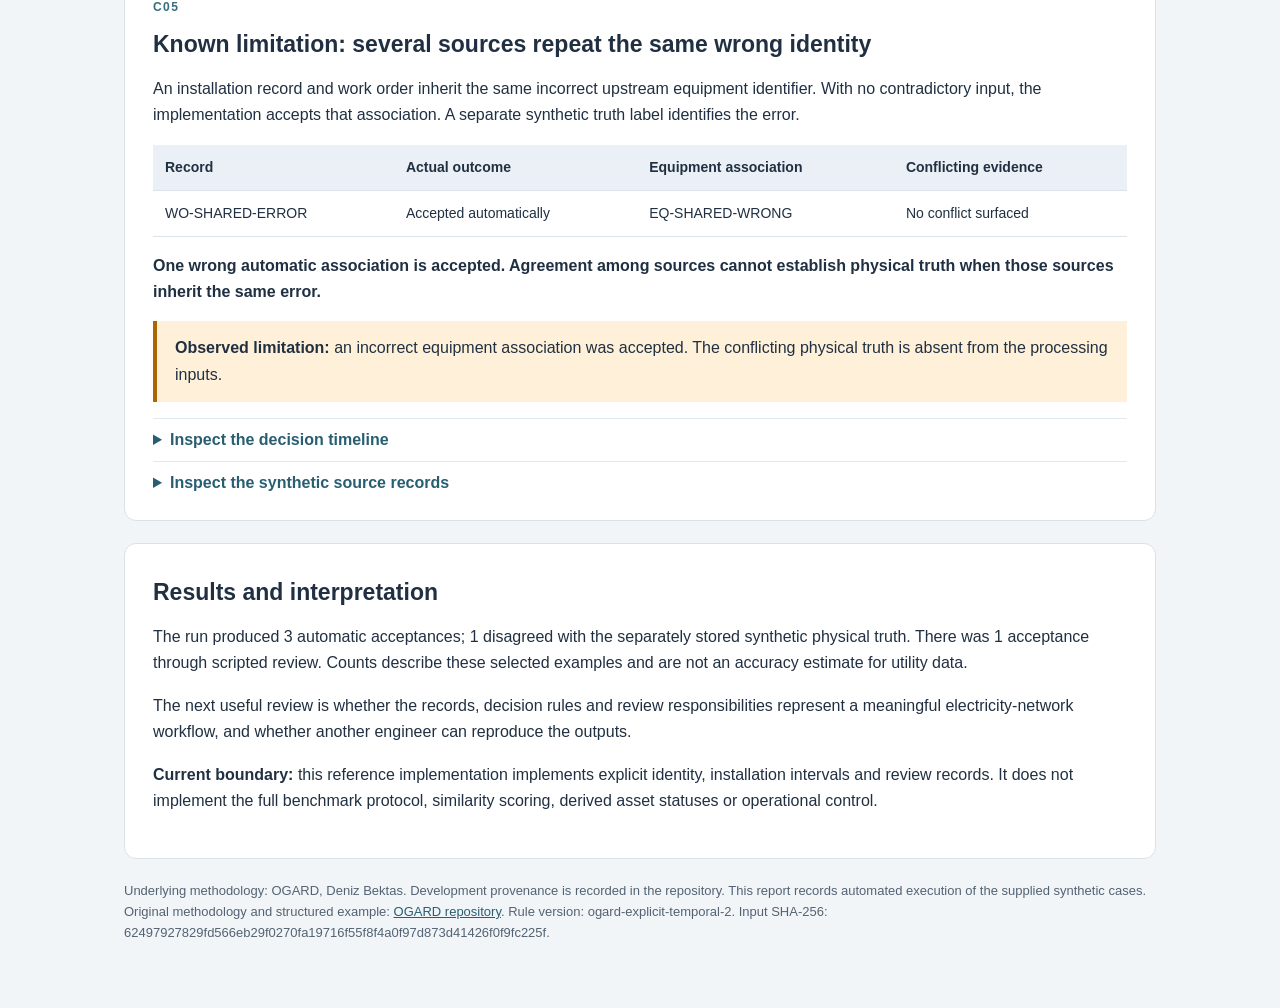
<file: demonstrator/results/walkthrough.html>
<!doctype html><html lang="en"><head><meta charset="utf-8"><meta name="viewport" content="width=device-width,initial-scale=1">
<title>OGARD Reference Implementation Results</title><style>
:root{color-scheme:light;font-family:Arial,sans-serif;color:#203042;background:#f2f5f8}*{box-sizing:border-box}body{margin:0}main{max-width:1080px;margin:0 auto;padding:40px 24px 64px}h1{font-size:36px;line-height:1.15;margin:10px 0 18px}h2{font-size:23px;line-height:1.3;margin:6px 0 16px}p,li{font-size:16px;line-height:1.65}.eyebrow{font-size:12px;font-weight:bold;letter-spacing:.12em;color:#376d7e;text-transform:uppercase}.intro,.case{background:white;border:1px solid #d9e2e9;border-radius:12px;padding:28px;margin:22px 0}.summary{background:#eaf2f5;border-left:4px solid #376d7e;padding:16px 20px}.warning{background:#fff1d9;border-left:4px solid #ac6500;padding:14px 18px}.finding{font-weight:bold}.tablewrap{overflow:auto}table{border-collapse:collapse;width:100%;font-size:14px;line-height:1.5}th{text-align:left;background:#eaf0f5}td,th{padding:12px;border-bottom:1px solid #dce4eb;vertical-align:top;overflow-wrap:anywhere}details{margin-top:12px;border-top:1px solid #e3e8ed;padding-top:12px}summary{cursor:pointer;color:#285e71;font-weight:bold}pre{white-space:pre-wrap;overflow-wrap:anywhere;background:#f5f7f9;padding:16px;font-size:12px;line-height:1.5}footer{overflow-wrap:anywhere;font-size:13px;line-height:1.6;color:#536373}a{color:#285e71}@media(max-width:640px){main{padding:18px 12px}.case,.intro{padding:18px}h1{font-size:28px}}@media print{body{background:white}main{padding:0}.case{break-inside:avoid}details{display:none}}
</style></head><body><main><p class="eyebrow">OGARD | Executable reference implementation | 0.2.2</p>
<h1>Which transformer does the record concern?</h1>
<section class="intro"><p>A utility replaces a transformer while retaining its location number. Maintenance records and telemetry references may describe different equipment or different moments in its history. This demonstrator processes those records and makes the resulting associations, unresolved questions and review decisions inspectable.</p>
<p class="summary"><strong>What was executed:</strong> 5 selected synthetic cases, producing 6 equipment-association decisions. The walkthrough below is generated from the resulting files.</p>
<p><strong>What the results show:</strong> the implementation handles the stated historical-mapping and review cases, while preserving conflicting evidence. It also accepts a wrong association in a constructed case where sources repeat the same upstream error.</p>
<p><strong>How to read this:</strong> “accepted by scripted review” means a predeclared synthetic review event was replayed. This report records automated execution and scripted synthetic review. Utility adoption and operational outcomes require operator-based evidence beyond these selected cases.</p></section>
<section class="intro"><h2>Comparison on six decisions</h2><div class="tablewrap"><table><thead><tr><th>Measure</th><th>Baseline automatic</th><th>OGARD automatic</th><th>After scripted review</th></tr></thead><tbody><tr><th scope="row">Accepted links</th><td>5</td><td>3</td><td>4</td></tr><tr><th scope="row">Correct accepted links</th><td>3</td><td>2</td><td>3</td></tr><tr><th scope="row">Incorrect accepted links</th><td>2</td><td>1</td><td>1</td></tr><tr><th scope="row">Review required</th><td>0</td><td>3</td><td>1</td></tr><tr><th scope="row">Unresolved</th><td>1</td><td>0</td><td>1</td></tr></tbody></table></div><p>The baseline uses an explicit equipment identifier, or a unique current installation at receipt time when that identifier is missing. Both automatic runs exclude all review events and use identical inputs. The final column is a separate scripted-review demonstration.</p><p>Five decisions have known synthetic physical truth. The competing-installation case has no single truth label. Unaccepted decisions do not count as correct equipment matches. Accuracy on utility data requires a separate representative evaluation.</p><p>OGARD avoids the baseline’s wrong automatic telemetry association while referring more records for review. Both methods accept the shared-source identity error. The baseline correctly accepts the identifier-free work order in this example; OGARD requires review, showing the workload trade-off.</p></section><section class="case"><p class="eyebrow">C01</p><h2>Replacement: accepted work order, unresolved telemetry</h2>
<p>A work order omits the serial number. The new installation record supports a candidate, a scripted asset reviewer accepts it, and a historian link still naming the former unit remains disputed.</p><div class="tablewrap"><table><thead><tr><th>Record</th><th>Actual outcome</th><th>Equipment association</th><th>Conflicting evidence</th></tr></thead><tbody><tr><td>EV-WO-2026-0512</td><td>Accepted by scripted review</td><td>EQ-TR-NEW-01</td><td>No conflict surfaced</td></tr><tr><td>EV-HIST-TX2-OIL</td><td>Review required</td><td>No accepted association</td><td>telemetry equipment conflict</td></tr></tbody></table></div>
<p class="finding">The scripted work-order acceptance leaves the historian conflict unresolved.</p>
<details><summary>Inspect the decision timeline</summary><pre>[
  {
    &quot;when&quot;: &quot;2026-05-12T10:02:15Z&quot;,
    &quot;trigger&quot;: &quot;EV-WO-2026-0512&quot;,
    &quot;record&quot;: &quot;EV-WO-2026-0512&quot;,
    &quot;outcome&quot;: &quot;Unresolved&quot;,
    &quot;equipment&quot;: null
  },
  {
    &quot;when&quot;: &quot;2026-05-12T10:02:30Z&quot;,
    &quot;trigger&quot;: &quot;EV-INST-NEW&quot;,
    &quot;record&quot;: &quot;EV-WO-2026-0512&quot;,
    &quot;outcome&quot;: &quot;Review required&quot;,
    &quot;equipment&quot;: null
  },
  {
    &quot;when&quot;: &quot;2026-05-12T10:02:35Z&quot;,
    &quot;trigger&quot;: &quot;EV-HIST-TX2-OIL&quot;,
    &quot;record&quot;: &quot;EV-HIST-TX2-OIL&quot;,
    &quot;outcome&quot;: &quot;Review required&quot;,
    &quot;equipment&quot;: null
  },
  {
    &quot;when&quot;: &quot;2026-05-12T10:20:00Z&quot;,
    &quot;trigger&quot;: &quot;RA-WO-2026-0512&quot;,
    &quot;record&quot;: &quot;EV-WO-2026-0512&quot;,
    &quot;outcome&quot;: &quot;Accepted by scripted review&quot;,
    &quot;equipment&quot;: &quot;EQ-TR-NEW-01&quot;
  }
]</pre></details>
<details><summary>Inspect the synthetic source records</summary><pre>[
  {
    &quot;record_id&quot;: &quot;EV-WO-2026-0512&quot;,
    &quot;type&quot;: &quot;work_order&quot;,
    &quot;source_system&quot;: &quot;synthetic_cmms&quot;,
    &quot;received_at&quot;: &quot;2026-05-12T10:02:15Z&quot;,
    &quot;location_id&quot;: &quot;FL-NE-SUB114-TX02&quot;,
    &quot;equipment_id&quot;: null,
    &quot;event_at&quot;: &quot;2026-05-12T09:20:00Z&quot;
  },
  {
    &quot;record_id&quot;: &quot;EV-INST-OLD&quot;,
    &quot;type&quot;: &quot;installation&quot;,
    &quot;source_system&quot;: &quot;synthetic_installation_history&quot;,
    &quot;received_at&quot;: &quot;2026-05-12T10:02:25Z&quot;,
    &quot;location_id&quot;: &quot;FL-NE-SUB114-TX02&quot;,
    &quot;equipment_id&quot;: &quot;EQ-TR-OLD-01&quot;,
    &quot;valid_from&quot;: &quot;2020-03-01T00:00:00Z&quot;,
    &quot;valid_to&quot;: &quot;2026-04-15T00:00:00Z&quot;
  },
  {
    &quot;record_id&quot;: &quot;EV-INST-NEW&quot;,
    &quot;type&quot;: &quot;installation&quot;,
    &quot;source_system&quot;: &quot;synthetic_installation_history&quot;,
    &quot;received_at&quot;: &quot;2026-05-12T10:02:30Z&quot;,
    &quot;location_id&quot;: &quot;FL-NE-SUB114-TX02&quot;,
    &quot;equipment_id&quot;: &quot;EQ-TR-NEW-01&quot;,
    &quot;valid_from&quot;: &quot;2026-04-15T00:00:00Z&quot;,
    &quot;valid_to&quot;: null
  },
  {
    &quot;record_id&quot;: &quot;EV-HIST-TX2-OIL&quot;,
    &quot;type&quot;: &quot;telemetry_link&quot;,
    &quot;source_system&quot;: &quot;synthetic_historian&quot;,
    &quot;received_at&quot;: &quot;2026-05-12T10:02:35Z&quot;,
    &quot;location_id&quot;: &quot;FL-NE-SUB114-TX02&quot;,
    &quot;equipment_id&quot;: &quot;EQ-TR-OLD-01&quot;,
    &quot;event_at&quot;: &quot;2026-05-12T09:15:00Z&quot;
  },
  {
    &quot;record_id&quot;: &quot;RA-WO-2026-0512&quot;,
    &quot;type&quot;: &quot;review&quot;,
    &quot;source_system&quot;: &quot;synthetic_review_log&quot;,
    &quot;received_at&quot;: &quot;2026-05-12T10:20:00Z&quot;,
    &quot;subject_record_id&quot;: &quot;EV-WO-2026-0512&quot;,
    &quot;actor&quot;: &quot;SCRIPTED_REVIEWER_01&quot;,
    &quot;role&quot;: &quot;asset_reviewer&quot;,
    &quot;action&quot;: &quot;accept&quot;,
    &quot;equipment_id&quot;: &quot;EQ-TR-NEW-01&quot;,
    &quot;reason&quot;: &quot;The dated installation evidence supports the replacement unit for this work-order event.&quot;,
    &quot;evidence_ids&quot;: [
      &quot;EV-WO-2026-0512&quot;,
      &quot;EV-INST-NEW&quot;
    ]
  }
]</pre></details></section><section class="case"><p class="eyebrow">C02</p><h2>A late record belongs to the former transformer</h2>
<p>A work order received in May describes an April 10 event. Its physical identifier and the installation history agree on the former transformer, although another unit is now installed.</p><div class="tablewrap"><table><thead><tr><th>Record</th><th>Actual outcome</th><th>Equipment association</th><th>Conflicting evidence</th></tr></thead><tbody><tr><td>WO-LATE</td><td>Accepted automatically</td><td>EQ-TR-OLD-01</td><td>No conflict surfaced</td></tr></tbody></table></div>
<p class="finding">The late work order attaches to the former unit using event time.</p>
<details><summary>Inspect the decision timeline</summary><pre>[
  {
    &quot;when&quot;: &quot;2026-05-13T12:00:00Z&quot;,
    &quot;trigger&quot;: &quot;WO-LATE&quot;,
    &quot;record&quot;: &quot;WO-LATE&quot;,
    &quot;outcome&quot;: &quot;Accepted automatically&quot;,
    &quot;equipment&quot;: &quot;EQ-TR-OLD-01&quot;
  }
]</pre></details>
<details><summary>Inspect the synthetic source records</summary><pre>[
  {
    &quot;record_id&quot;: &quot;EV-INST-OLD&quot;,
    &quot;type&quot;: &quot;installation&quot;,
    &quot;source_system&quot;: &quot;synthetic_installation_history&quot;,
    &quot;received_at&quot;: &quot;2026-05-12T10:00:00Z&quot;,
    &quot;location_id&quot;: &quot;FL-NE-SUB114-TX02&quot;,
    &quot;equipment_id&quot;: &quot;EQ-TR-OLD-01&quot;,
    &quot;valid_from&quot;: &quot;2020-03-01T00:00:00Z&quot;,
    &quot;valid_to&quot;: &quot;2026-04-15T00:00:00Z&quot;
  },
  {
    &quot;record_id&quot;: &quot;EV-INST-NEW&quot;,
    &quot;type&quot;: &quot;installation&quot;,
    &quot;source_system&quot;: &quot;synthetic_installation_history&quot;,
    &quot;received_at&quot;: &quot;2026-05-12T10:00:00Z&quot;,
    &quot;location_id&quot;: &quot;FL-NE-SUB114-TX02&quot;,
    &quot;equipment_id&quot;: &quot;EQ-TR-NEW-01&quot;,
    &quot;valid_from&quot;: &quot;2026-04-15T00:00:00Z&quot;,
    &quot;valid_to&quot;: null
  },
  {
    &quot;record_id&quot;: &quot;WO-LATE&quot;,
    &quot;type&quot;: &quot;work_order&quot;,
    &quot;source_system&quot;: &quot;synthetic_cmms&quot;,
    &quot;received_at&quot;: &quot;2026-05-13T12:00:00Z&quot;,
    &quot;location_id&quot;: &quot;FL-NE-SUB114-TX02&quot;,
    &quot;equipment_id&quot;: &quot;EQ-TR-OLD-01&quot;,
    &quot;event_at&quot;: &quot;2026-04-10T09:00:00Z&quot;
  }
]</pre></details></section><section class="case"><p class="eyebrow">C03</p><h2>Competing histories remain unresolved</h2>
<p>Two source systems name different installed units for the same location and time. The work order has no equipment identifier. A scripted reviewer defers resolution while retaining both accounts.</p><div class="tablewrap"><table><thead><tr><th>Record</th><th>Actual outcome</th><th>Equipment association</th><th>Conflicting evidence</th></tr></thead><tbody><tr><td>WO-AMBIGUOUS</td><td>Unresolved</td><td>No accepted association</td><td>competing installations</td></tr></tbody></table></div>
<p class="finding">The method and scripted review preserve uncertainty and competing evidence.</p>
<details><summary>Inspect the decision timeline</summary><pre>[
  {
    &quot;when&quot;: &quot;2026-05-12T10:02:15Z&quot;,
    &quot;trigger&quot;: &quot;WO-AMBIGUOUS&quot;,
    &quot;record&quot;: &quot;WO-AMBIGUOUS&quot;,
    &quot;outcome&quot;: &quot;Review required&quot;,
    &quot;equipment&quot;: null
  },
  {
    &quot;when&quot;: &quot;2026-05-12T10:30:00Z&quot;,
    &quot;trigger&quot;: &quot;REVIEW-DEFER&quot;,
    &quot;record&quot;: &quot;WO-AMBIGUOUS&quot;,
    &quot;outcome&quot;: &quot;Unresolved&quot;,
    &quot;equipment&quot;: null
  }
]</pre></details>
<details><summary>Inspect the synthetic source records</summary><pre>[
  {
    &quot;record_id&quot;: &quot;INST-A&quot;,
    &quot;type&quot;: &quot;installation&quot;,
    &quot;source_system&quot;: &quot;synthetic_system_a&quot;,
    &quot;received_at&quot;: &quot;2026-05-12T10:00:00Z&quot;,
    &quot;location_id&quot;: &quot;FL-NE-SUB114-TX02&quot;,
    &quot;equipment_id&quot;: &quot;EQ-CANDIDATE-A&quot;,
    &quot;valid_from&quot;: &quot;2026-04-15T00:00:00Z&quot;,
    &quot;valid_to&quot;: null
  },
  {
    &quot;record_id&quot;: &quot;INST-B&quot;,
    &quot;type&quot;: &quot;installation&quot;,
    &quot;source_system&quot;: &quot;synthetic_system_b&quot;,
    &quot;received_at&quot;: &quot;2026-05-12T10:00:00Z&quot;,
    &quot;location_id&quot;: &quot;FL-NE-SUB114-TX02&quot;,
    &quot;equipment_id&quot;: &quot;EQ-CANDIDATE-B&quot;,
    &quot;valid_from&quot;: &quot;2026-04-15T00:00:00Z&quot;,
    &quot;valid_to&quot;: null
  },
  {
    &quot;record_id&quot;: &quot;WO-AMBIGUOUS&quot;,
    &quot;type&quot;: &quot;work_order&quot;,
    &quot;source_system&quot;: &quot;synthetic_cmms&quot;,
    &quot;received_at&quot;: &quot;2026-05-12T10:02:15Z&quot;,
    &quot;location_id&quot;: &quot;FL-NE-SUB114-TX02&quot;,
    &quot;equipment_id&quot;: null,
    &quot;event_at&quot;: &quot;2026-05-12T09:00:00Z&quot;
  },
  {
    &quot;record_id&quot;: &quot;REVIEW-DEFER&quot;,
    &quot;type&quot;: &quot;review&quot;,
    &quot;source_system&quot;: &quot;synthetic_review_log&quot;,
    &quot;received_at&quot;: &quot;2026-05-12T10:30:00Z&quot;,
    &quot;subject_record_id&quot;: &quot;WO-AMBIGUOUS&quot;,
    &quot;actor&quot;: &quot;SCRIPTED_REVIEWER_01&quot;,
    &quot;role&quot;: &quot;asset_reviewer&quot;,
    &quot;action&quot;: &quot;defer&quot;,
    &quot;reason&quot;: &quot;The available records do not establish which installation history is correct.&quot;,
    &quot;evidence_ids&quot;: [
      &quot;WO-AMBIGUOUS&quot;,
      &quot;INST-A&quot;,
      &quot;INST-B&quot;
    ]
  }
]</pre></details></section><section class="case"><p class="eyebrow">C04</p><h2>A supported identifier is accepted automatically</h2>
<p>A clean work order names the equipment shown by the installation history at the event time. This control case checks that consistent evidence can be used without unnecessary review.</p><div class="tablewrap"><table><thead><tr><th>Record</th><th>Actual outcome</th><th>Equipment association</th><th>Conflicting evidence</th></tr></thead><tbody><tr><td>WO-CLEAN</td><td>Accepted automatically</td><td>EQ-TR-NEW-01</td><td>No conflict surfaced</td></tr></tbody></table></div>
<p class="finding">Consistent explicit identity and installation evidence are accepted.</p>
<details><summary>Inspect the decision timeline</summary><pre>[
  {
    &quot;when&quot;: &quot;2026-05-12T10:02:15Z&quot;,
    &quot;trigger&quot;: &quot;WO-CLEAN&quot;,
    &quot;record&quot;: &quot;WO-CLEAN&quot;,
    &quot;outcome&quot;: &quot;Accepted automatically&quot;,
    &quot;equipment&quot;: &quot;EQ-TR-NEW-01&quot;
  }
]</pre></details>
<details><summary>Inspect the synthetic source records</summary><pre>[
  {
    &quot;record_id&quot;: &quot;EV-INST-OLD&quot;,
    &quot;type&quot;: &quot;installation&quot;,
    &quot;source_system&quot;: &quot;synthetic_installation_history&quot;,
    &quot;received_at&quot;: &quot;2026-05-12T10:00:00Z&quot;,
    &quot;location_id&quot;: &quot;FL-NE-SUB114-TX02&quot;,
    &quot;equipment_id&quot;: &quot;EQ-TR-OLD-01&quot;,
    &quot;valid_from&quot;: &quot;2020-03-01T00:00:00Z&quot;,
    &quot;valid_to&quot;: &quot;2026-04-15T00:00:00Z&quot;
  },
  {
    &quot;record_id&quot;: &quot;EV-INST-NEW&quot;,
    &quot;type&quot;: &quot;installation&quot;,
    &quot;source_system&quot;: &quot;synthetic_installation_history&quot;,
    &quot;received_at&quot;: &quot;2026-05-12T10:00:00Z&quot;,
    &quot;location_id&quot;: &quot;FL-NE-SUB114-TX02&quot;,
    &quot;equipment_id&quot;: &quot;EQ-TR-NEW-01&quot;,
    &quot;valid_from&quot;: &quot;2026-04-15T00:00:00Z&quot;,
    &quot;valid_to&quot;: null
  },
  {
    &quot;record_id&quot;: &quot;WO-CLEAN&quot;,
    &quot;type&quot;: &quot;work_order&quot;,
    &quot;source_system&quot;: &quot;synthetic_cmms&quot;,
    &quot;received_at&quot;: &quot;2026-05-12T10:02:15Z&quot;,
    &quot;location_id&quot;: &quot;FL-NE-SUB114-TX02&quot;,
    &quot;equipment_id&quot;: &quot;EQ-TR-NEW-01&quot;,
    &quot;event_at&quot;: &quot;2026-05-12T09:00:00Z&quot;
  }
]</pre></details></section><section class="case"><p class="eyebrow">C05</p><h2>Known limitation: several sources repeat the same wrong identity</h2>
<p>An installation record and work order inherit the same incorrect upstream equipment identifier. With no contradictory input, the implementation accepts that association. A separate synthetic truth label identifies the error.</p><div class="tablewrap"><table><thead><tr><th>Record</th><th>Actual outcome</th><th>Equipment association</th><th>Conflicting evidence</th></tr></thead><tbody><tr><td>WO-SHARED-ERROR</td><td>Accepted automatically</td><td>EQ-SHARED-WRONG</td><td>No conflict surfaced</td></tr></tbody></table></div>
<p class="finding">One wrong automatic association is accepted. Agreement among sources cannot establish physical truth when those sources inherit the same error.</p><p class="warning"><strong>Observed limitation:</strong> an incorrect equipment association was accepted. The conflicting physical truth is absent from the processing inputs.</p>
<details><summary>Inspect the decision timeline</summary><pre>[
  {
    &quot;when&quot;: &quot;2026-05-12T10:02:15Z&quot;,
    &quot;trigger&quot;: &quot;WO-SHARED-ERROR&quot;,
    &quot;record&quot;: &quot;WO-SHARED-ERROR&quot;,
    &quot;outcome&quot;: &quot;Accepted automatically&quot;,
    &quot;equipment&quot;: &quot;EQ-SHARED-WRONG&quot;
  }
]</pre></details>
<details><summary>Inspect the synthetic source records</summary><pre>[
  {
    &quot;record_id&quot;: &quot;INST-SHARED-ERROR&quot;,
    &quot;type&quot;: &quot;installation&quot;,
    &quot;source_system&quot;: &quot;synthetic_register_copy&quot;,
    &quot;received_at&quot;: &quot;2026-05-12T10:00:00Z&quot;,
    &quot;location_id&quot;: &quot;FL-NE-SUB114-TX02&quot;,
    &quot;equipment_id&quot;: &quot;EQ-SHARED-WRONG&quot;,
    &quot;valid_from&quot;: &quot;2026-04-15T00:00:00Z&quot;,
    &quot;valid_to&quot;: null
  },
  {
    &quot;record_id&quot;: &quot;WO-SHARED-ERROR&quot;,
    &quot;type&quot;: &quot;work_order&quot;,
    &quot;source_system&quot;: &quot;synthetic_cmms&quot;,
    &quot;received_at&quot;: &quot;2026-05-12T10:02:15Z&quot;,
    &quot;location_id&quot;: &quot;FL-NE-SUB114-TX02&quot;,
    &quot;equipment_id&quot;: &quot;EQ-SHARED-WRONG&quot;,
    &quot;event_at&quot;: &quot;2026-05-12T09:00:00Z&quot;
  }
]</pre></details></section>
<section class="intro"><h2>Results and interpretation</h2><p>The run produced 3 automatic acceptances; 1 disagreed with the separately stored synthetic physical truth. There was 1 acceptance through scripted review. Counts describe these selected examples and are not an accuracy estimate for utility data.</p><p>The next useful review is whether the records, decision rules and review responsibilities represent a meaningful electricity-network workflow, and whether another engineer can reproduce the outputs.</p><p><strong>Current boundary:</strong> this reference implementation implements explicit identity, installation intervals and review records. It does not implement the full benchmark protocol, similarity scoring, derived asset statuses or operational control.</p></section>
<footer>Underlying methodology: OGARD, Deniz Bektas. Development provenance is recorded in the repository. This report records automated execution of the supplied synthetic cases. Original methodology and structured example: <a href="https://github.com/DenBek/ogard">OGARD repository</a>. Rule version: ogard-explicit-temporal-2. Input SHA-256: 62497927829fd566eb29f0270fa19716f55f8f4a0f97d873d41426f0f9fc225f.</footer></main></body></html>
</file>
<file: assets/css/styles.css>
/* OGARD website: typography and palette matched to the technical papers. */

:root {
  --ink: #111111;
  --text: #222222;
  --muted: #595959;
  --rule: #d4d4d4;
  --rule-strong: #222222;
  --tint: #f5f5f3;
  --accent: #1b3a61;
  --accent-hover: #0c2340;
  --font-text: Cambria, Caladea, "Iowan Old Style", Georgia, "Times New Roman", serif;
  --font-ui: Calibri, Carlito, "Segoe UI", "Helvetica Neue", Arial, sans-serif;
  --font-mono: ui-monospace, "SFMono-Regular", Menlo, Consolas, "Liberation Mono", monospace;
  --content: 44rem;
  --wide: 64rem;
  --gutter: 1.25rem;
}

*, *::before, *::after { box-sizing: border-box; }
html { -webkit-text-size-adjust: 100%; text-size-adjust: 100%; }
body {
  margin: 0;
  background: #ffffff;
  color: var(--text);
  font-family: var(--font-text);
  font-size: 1.0625rem;
  line-height: 1.62;
}
img { display: block; max-width: 100%; height: auto; }

a { color: var(--accent); text-decoration: underline; text-decoration-thickness: 1px; text-underline-offset: 0.16em; }
a:hover { color: var(--accent-hover); text-decoration-thickness: 2px; }
a:focus-visible, summary:focus-visible { outline: 2px solid var(--accent); outline-offset: 2px; }

.skip-link {
  position: absolute; left: var(--gutter); top: -4rem; z-index: 10;
  padding: 0.5rem 0.8rem; background: var(--ink); color: #ffffff; font-family: var(--font-ui);
}
.skip-link:focus { top: 0.75rem; color: #ffffff; }

/* Header and navigation */
.site-header { border-bottom: 1px solid var(--rule); }
.site-header .inner {
  max-width: var(--wide); margin: 0 auto; padding: 1.1rem var(--gutter);
  display: flex; flex-wrap: wrap; align-items: baseline; justify-content: space-between; gap: 0.6rem 2rem;
}
.brand { color: var(--ink); font-family: var(--font-ui); text-decoration: none; line-height: 1.3; }
.brand:hover { color: var(--ink); }
.brand strong { font-size: 1.3rem; letter-spacing: 0.06em; }
.brand span { margin-left: 0.7rem; color: var(--muted); font-size: 0.98rem; }
.site-nav { display: flex; flex-wrap: wrap; gap: 0.2rem 1.35rem; font-family: var(--font-ui); font-size: 1.02rem; }
.site-nav a { padding: 0.1rem 0; border-bottom: 2px solid transparent; color: var(--text); text-decoration: none; }
.site-nav a:hover { border-bottom-color: var(--rule); color: var(--accent); }
.site-nav a[aria-current="page"] { border-bottom-color: var(--ink); color: var(--ink); }

/* Page grid: text in a readable column, figures and tables may use the wider column */
.page {
  max-width: var(--wide); margin: 0 auto; padding: 2.75rem var(--gutter) 3.5rem;
  display: grid;
  grid-template-columns: [wide-start] minmax(0, 1fr) [content-start] minmax(0, var(--content)) [content-end] minmax(0, 1fr) [wide-end];
}
.page > *, .page > section > * { grid-column: content; }
.page > section { grid-column: wide; display: grid; grid-template-columns: inherit; }
.page > .wide, .page > section > .wide { grid-column: wide; }

h1, h2, h3, h4 { color: var(--ink); font-family: var(--font-ui); font-weight: 700; line-height: 1.2; }
h1 { margin: 0 0 0.7rem; font-size: 2.35rem; letter-spacing: -0.005em; }
h2 { margin: 2.4rem 0 0.9rem; padding-top: 1.25rem; border-top: 1px solid var(--rule); font-size: 1.5rem; }
h3 { margin: 1.9rem 0 0.5rem; font-size: 1.16rem; }
p, ul, ol, dl, figure, pre, details, .table-scroll { margin: 0 0 1rem; }
ul, ol { padding-left: 1.4rem; }
li { margin-bottom: 0.35rem; }
li::marker { color: var(--muted); }
strong { color: var(--ink); }
.muted { color: var(--muted); }

/* Title block */
.title-block { padding-bottom: 0.4rem; }
.lead { margin-bottom: 1.1rem; font-size: 1.24rem; line-height: 1.5; }
.byline, .key-links { font-family: var(--font-ui); font-size: 1.02rem; }
.byline { margin-bottom: 0.6rem; color: var(--muted); }
.byline a { color: inherit; }
.key-links a { margin-right: 1.3rem; white-space: nowrap; }
.sep { padding: 0 0.45rem; color: #a3a3a3; }

/* On-this-page contents */
.toc { margin: 1.4rem 0 0.4rem; padding: 0.9rem 1.1rem 0.7rem; border: 1px solid var(--rule); font-family: var(--font-ui); font-size: 1rem; }
.toc-title { margin: 0 0 0.4rem; color: var(--ink); font-weight: 700; }
.toc ol { margin: 0; padding-left: 1.3rem; columns: 2; column-gap: 2rem; }
.toc li { margin-bottom: 0.2rem; break-inside: avoid; }

/* Definition lists */
dl.terms { display: grid; grid-template-columns: 11.5rem 1fr; gap: 0.55rem 1.4rem; }
dl.terms dt { color: var(--ink); font-family: var(--font-ui); font-weight: 700; }
dl.terms dd { margin: 0; }

/* Figures */
figure { margin-top: 0.4rem; margin-bottom: 1.6rem; }
figure img { border: 1px solid var(--rule); }
figure a { display: block; }
figcaption { margin-top: 0.55rem; color: var(--muted); font-family: var(--font-ui); font-size: 0.95rem; line-height: 1.45; }

/* Tables */
.table-scroll { overflow-x: auto; }
table { width: 100%; border-collapse: collapse; font-size: 0.99rem; line-height: 1.5; }
caption { margin-bottom: 0.5rem; color: var(--ink); font-family: var(--font-ui); font-weight: 700; text-align: left; }
th, td { padding: 0.55rem 1rem 0.55rem 0; border-bottom: 1px solid var(--rule); text-align: left; vertical-align: top; }
th:last-child, td:last-child { padding-right: 0; }
thead th { border-bottom: 2px solid var(--rule-strong); color: var(--ink); font-family: var(--font-ui); font-weight: 700; }
tbody th { color: var(--ink); font-family: var(--font-ui); font-weight: 700; }
.num { font-variant-numeric: tabular-nums; text-align: right; }
td:first-child code { white-space: nowrap; }

/* Code */
code { padding: 0.05em 0.3em; border-radius: 3px; background: var(--tint); font-family: var(--font-mono); font-size: 0.86em; }
p code, li code, dd code { white-space: nowrap; }
pre { overflow-x: auto; padding: 0.85rem 1rem; border: 1px solid var(--rule); background: var(--tint); font-family: var(--font-mono); font-size: 0.9rem; line-height: 1.5; }
pre code { padding: 0; background: none; font-size: inherit; }

/* Notes */
.note { padding-left: 1rem; border-left: 3px solid var(--rule-strong); }

/* Publication lists */
.pub-list { padding: 0; list-style: none; }
.pub { margin: 0; padding: 1.15rem 0 0.9rem; border-top: 1px solid var(--rule); }
.pub:first-child { padding-top: 0.2rem; border-top: 0; }
.pub-title { margin: 0 0 0.25rem; font-family: var(--font-ui); font-size: 1.2rem; font-weight: 700; line-height: 1.3; }
.pub-title a { color: var(--ink); text-decoration: none; }
.pub-title a:hover { color: var(--accent); text-decoration: underline; }
.pub-meta { margin: 0 0 0.45rem; color: var(--muted); font-family: var(--font-ui); font-size: 1rem; }
.pub-meta a { color: var(--accent); }
.pub p:last-child, .pub details:last-child { margin-bottom: 0.2rem; }
details.cite summary { color: var(--accent); cursor: pointer; font-family: var(--font-ui); font-size: 1rem; }
details.cite[open] summary { margin-bottom: 0.6rem; }
details.cite p { font-size: 0.98rem; }
details.cite pre { white-space: pre-wrap; }

/* Footer */
.site-footer { border-top: 1px solid var(--rule); color: var(--muted); font-family: var(--font-ui); font-size: 0.97rem; }
.site-footer .inner { max-width: var(--wide); margin: 0 auto; padding: 1.4rem var(--gutter) 2.2rem; }
.site-footer p { margin: 0 0 0.3rem; }
.site-footer strong { color: var(--ink); }
.site-footer a { color: inherit; }

@media (max-width: 640px) {
  body { font-size: 1.03rem; }
  .site-header .inner { padding-top: 0.9rem; padding-bottom: 0.9rem; }
  .brand span { display: block; margin-left: 0; font-size: 0.9rem; }
  .page { padding-top: 1.9rem; }
  h1 { font-size: 1.95rem; }
  h2 { margin-top: 2.2rem; font-size: 1.35rem; }
  .lead { font-size: 1.12rem; }
  dl.terms { grid-template-columns: 1fr; gap: 0.1rem; }
  dl.terms dd { margin-bottom: 0.8rem; }
  .toc ol { columns: 1; }
}

@media print {
  @page { margin: 16mm 15mm; }
  body { color: #000000; font-size: 10.5pt; line-height: 1.45; }
  .skip-link, .site-nav, details.cite, .toc, .key-links, .no-print { display: none !important; }
  a.src::after { content: " (" attr(href) ")"; font-size: 0.9em; overflow-wrap: anywhere; }
  figcaption a { display: none; }
  .site-header { border-bottom: 1px solid #999999; }
  .site-header .inner, .page, .site-footer .inner { max-width: none; padding-left: 0; padding-right: 0; }
  .page { display: block; padding-top: 1.2rem; padding-bottom: 0; }
  .page > section { display: block; }
  a, .pub-meta a, .pub-title a, .byline a { color: #000000 !important; text-decoration: none; }
  h2 { margin-top: 1.4rem; padding-top: 0.8rem; }
  h1, h2, h3 { break-after: avoid; page-break-after: avoid; }
  figure, table, tr, .pub, pre, dl.terms { break-inside: avoid; page-break-inside: avoid; }
  figure img { border: 0; }
  .site-footer { border-top: 1px solid #999999; break-inside: avoid; page-break-inside: avoid; }
}
</file>
